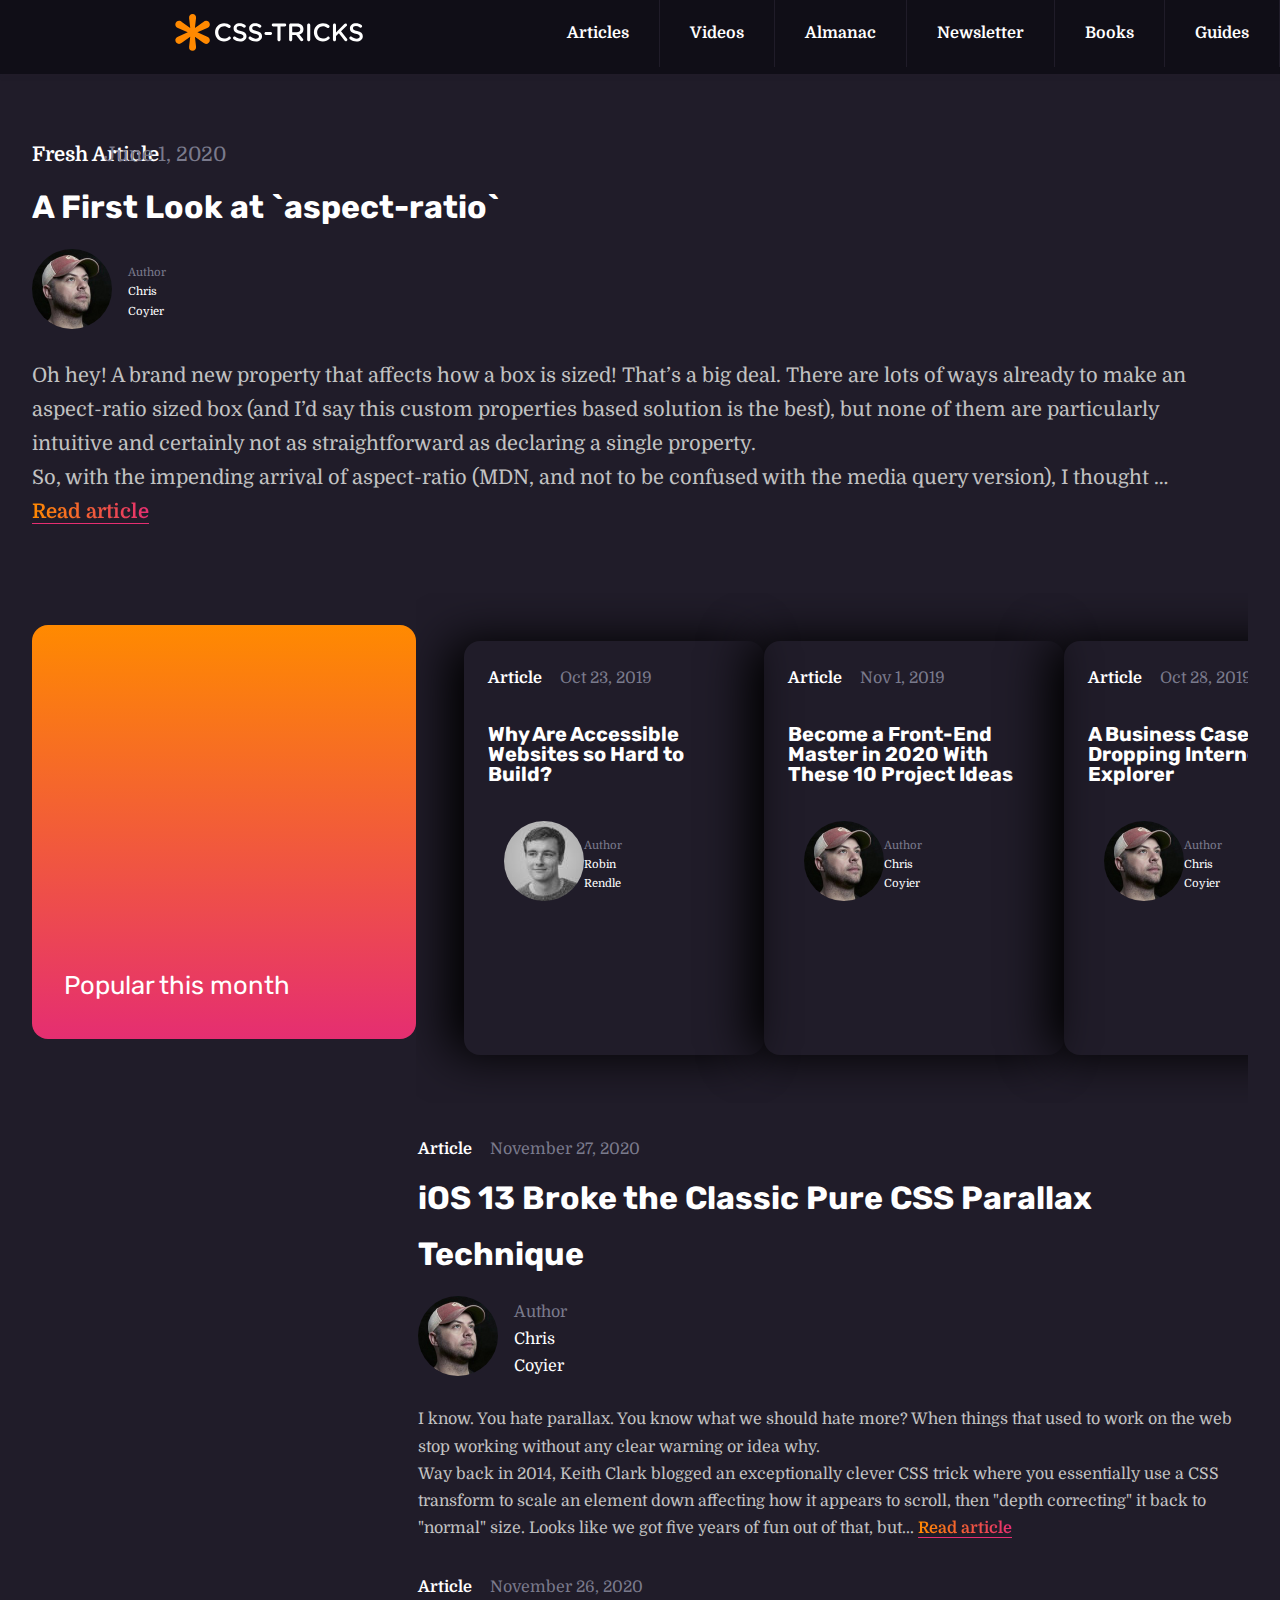
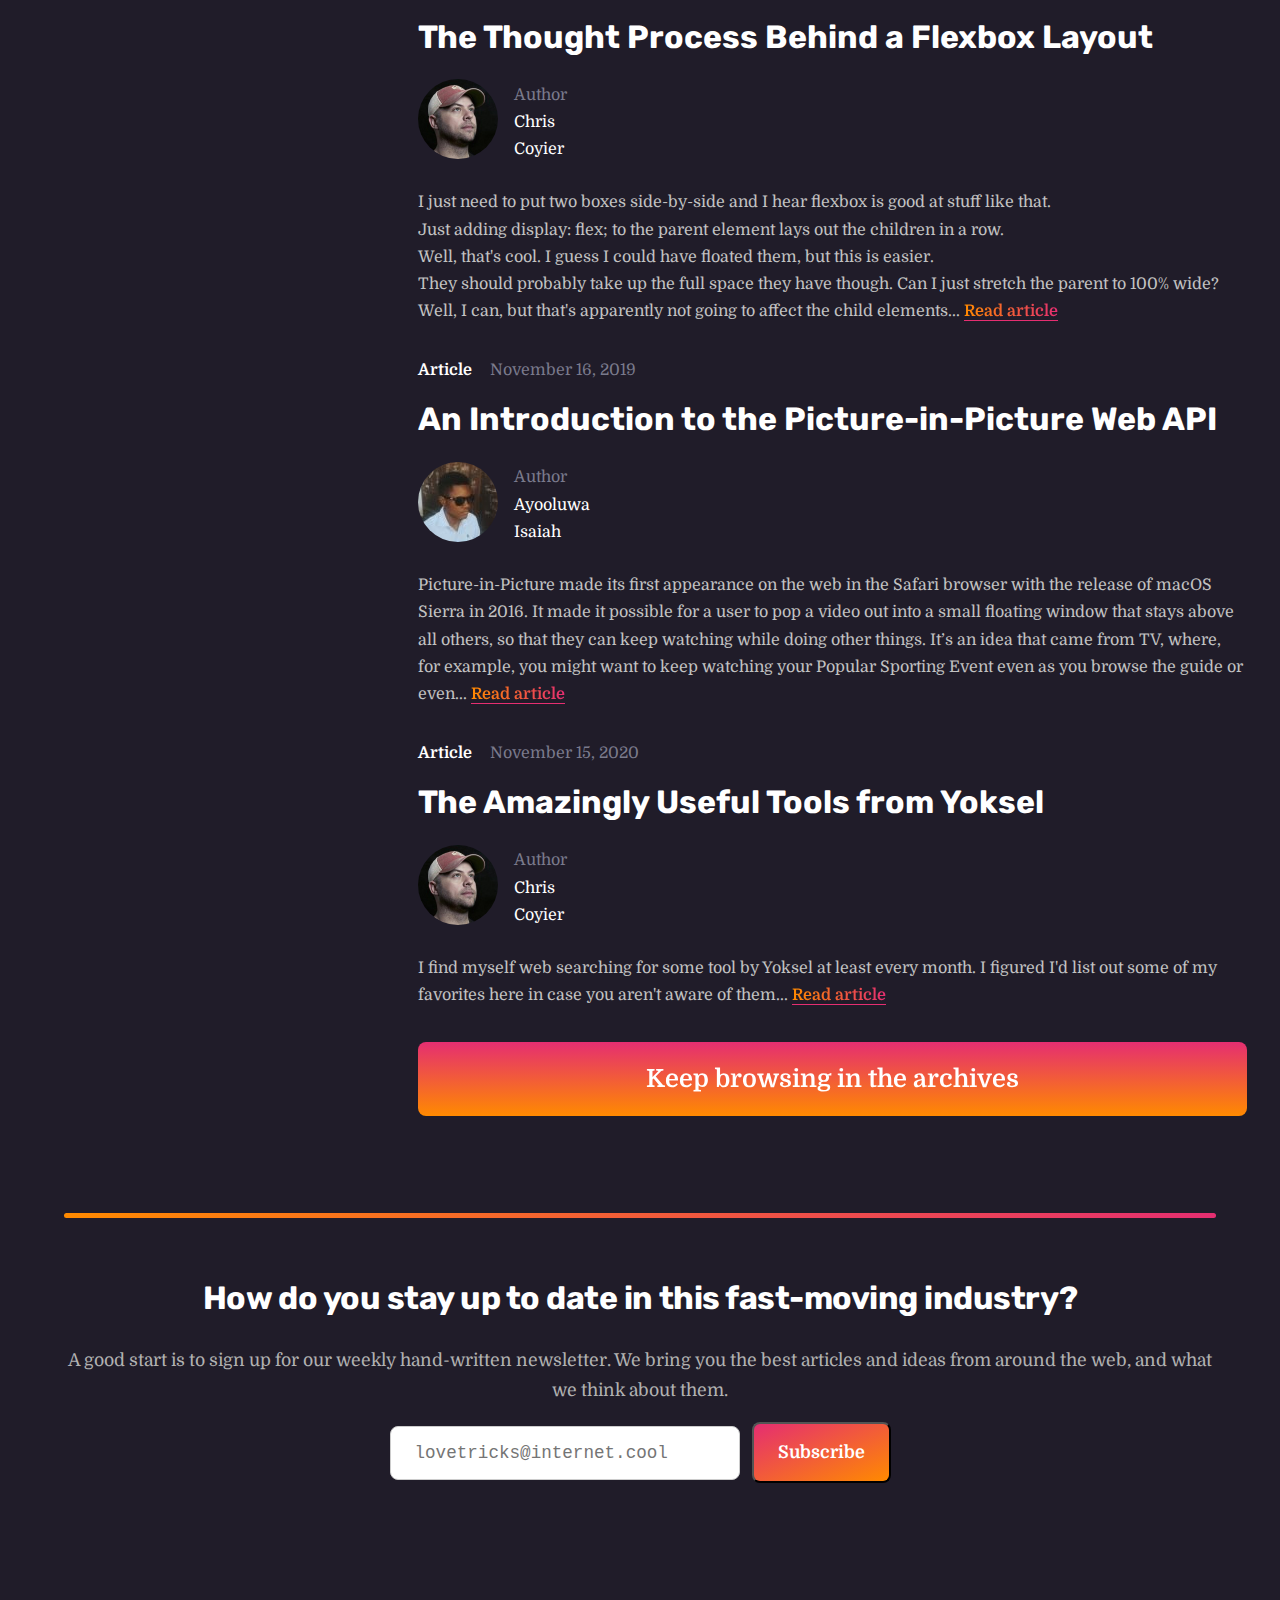
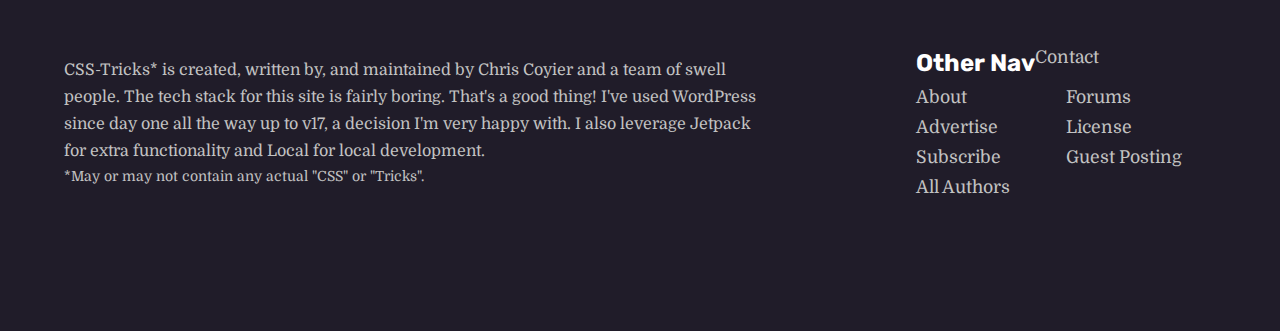
<file: index.html>
<!DOCTYPE html>
<html lang="en">

<head>
    <meta charset="UTF-8">
    <title>CSS-Tricks</title>
    <link rel="shortcut icon" href="images/icons/favicon_io/favicon.ico">
    <link href="static/css/main.css" rel="stylesheet">
    <link href="https://fonts.googleapis.com/css2?family=Rubik:wght@700&display=swap" rel="stylesheet">
    <link href="https://fonts.googleapis.com/css2?family=Domine:wght@400;700&display=swap" rel="stylesheet">
    <meta name="viewport" content="width=device-width, initial-scale=1.0">
    <meta http-equiv="X-UA-Compatible" content="ie=edge">
</head>

<body>
    <!-- Top header -->
    <header class="header">
        <a href="index.html">
            <svg width="214px" height="65px" viewBox="0 0 612 200" version="1.1" xmlns="http://www.w3.org/2000/svg" xmlns:xlink="http://www.w3.org/1999/xlink" xml:space="preserve" xmlns:serif="http://www.serif.com/" style="fill-rule:evenodd;clip-rule:evenodd;stroke-linejoin:round;stroke-miterlimit:2;">
                <g id="Layer-1" serif:id="Layer 1">
                    <path d="M577.314,95.284c-10.411,-2.469 -12.88,-4.32 -12.88,-8.486l0,-0.154c0,-3.548 3.239,-6.402 8.792,-6.402c4.243,0 8.254,1.388 12.418,4.088c0.772,0.463 1.542,0.694 2.469,0.694c2.467,0 4.473,-1.928 4.473,-4.397c0,-1.851 -1.003,-3.163 -2.082,-3.78c-4.86,-3.241 -10.335,-5.014 -17.123,-5.014c-10.721,0 -18.434,6.402 -18.434,15.659l0,0.155c0,9.951 6.48,13.345 17.971,16.124c10.027,2.313 12.186,4.396 12.186,8.253l0,0.155c0,4.012 -3.702,6.788 -9.564,6.788c-5.862,0 -10.643,-2.006 -15.116,-5.554c-0.618,-0.463 -1.465,-0.849 -2.778,-0.849c-2.467,0 -4.473,1.929 -4.473,4.397c0,1.543 0.772,2.855 1.852,3.627c6.015,4.474 12.957,6.788 20.284,6.788c11.338,0 19.283,-6.018 19.283,-16.123l0,-0.154c0,-8.949 -5.863,-13.038 -17.278,-15.815m-49.664,1.08l16.813,-16.2c1.079,-1.003 1.697,-2.083 1.697,-3.549c0,-2.314 -1.774,-4.397 -4.396,-4.397c-1.698,0 -2.854,0.617 -3.935,1.775l-25.605,25.765l0,-22.834c0,-2.623 -2.082,-4.706 -4.705,-4.706c-2.699,0 -4.782,2.083 -4.782,4.706l0,45.361c0,2.622 2.083,4.705 4.782,4.705c2.623,0 4.705,-2.083 4.705,-4.705l0,-11.186l8.792,-8.486l17.354,22.14c1.003,1.311 2.16,2.237 4.011,2.237c2.699,0 4.782,-2.006 4.782,-4.629c0,-1.465 -0.54,-2.391 -1.311,-3.394l-18.202,-22.603Zm-39.337,16.123c-1.156,0 -2.159,0.463 -2.853,1.08c-3.934,3.317 -7.79,5.168 -13.498,5.168c-10.334,0 -17.816,-8.562 -17.816,-19.131l0,-0.154c0,-10.569 7.559,-19.055 17.816,-19.055c5.169,0 9.18,1.851 12.882,4.861c0.616,0.462 1.542,0.925 2.853,0.925c2.622,0 4.705,-2.006 4.705,-4.629c0,-1.697 -0.848,-3.008 -1.851,-3.779c-4.705,-3.626 -10.181,-6.095 -18.511,-6.095c-16.351,0 -27.843,12.575 -27.843,27.926l0,0.154c0,15.507 11.724,27.773 27.458,27.773c8.715,0 14.499,-2.778 19.59,-7.252c0.848,-0.771 1.543,-1.928 1.543,-3.395c0,-2.391 -2.084,-4.397 -4.475,-4.397m-60.081,-40.269c-2.699,0 -4.781,2.083 -4.781,4.706l0,45.361c0,2.622 2.082,4.705 4.781,4.705c2.622,0 4.704,-2.083 4.704,-4.705l0,-45.361c0,-2.623 -2.082,-4.706 -4.704,-4.706m-25.838,18.13c0,5.476 -4.32,9.025 -11.106,9.025l-13.884,0l0,-18.129l13.807,0c7.018,0 11.183,3.162 11.183,8.948l0,0.156Zm-10.412,-17.744l-19.282,0c-2.699,0 -4.782,2.083 -4.782,4.783l0,44.898c0,2.622 2.083,4.705 4.782,4.705c2.623,0 4.704,-2.083 4.704,-4.705l0,-14.503l11.956,0l13.111,16.739c1.08,1.466 2.468,2.469 4.628,2.469c2.313,0 4.55,-1.774 4.55,-4.398c0,-1.465 -0.616,-2.467 -1.543,-3.625l-10.335,-13.037c7.25,-2.237 12.263,-7.483 12.263,-16.123l0,-0.155c0,-4.705 -1.619,-8.716 -4.473,-11.648c-3.471,-3.394 -8.792,-5.4 -15.579,-5.4m-37.253,0l-35.864,0c-2.468,0 -4.397,2.006 -4.397,4.397c0,2.391 1.929,4.398 4.397,4.398l13.111,0l0,40.886c0,2.622 2.16,4.705 4.781,4.705c2.623,0 4.783,-2.083 4.783,-4.705l0,-40.886l13.189,0c2.391,0 4.319,-2.007 4.319,-4.398c0,-2.391 -1.928,-4.397 -4.319,-4.397m-43.724,25.766l-14.501,0c-2.467,0 -4.55,2.082 -4.55,4.629c0,2.469 2.083,4.551 4.55,4.551l14.501,0c2.468,0 4.55,-2.082 4.55,-4.551c0,-2.547 -2.082,-4.629 -4.55,-4.629m-43.733,-3.086c-10.412,-2.469 -12.881,-4.32 -12.881,-8.486l0,-0.154c0,-3.548 3.24,-6.402 8.794,-6.402c4.241,0 8.253,1.388 12.417,4.088c0.771,0.463 1.543,0.694 2.468,0.694c2.468,0 4.473,-1.928 4.473,-4.397c0,-1.851 -1.002,-3.163 -2.082,-3.78c-4.859,-3.241 -10.335,-5.014 -17.123,-5.014c-10.72,0 -18.433,6.402 -18.433,15.659l0,0.155c0,9.951 6.479,13.345 17.971,16.124c10.027,2.313 12.187,4.396 12.187,8.253l0,0.155c0,4.012 -3.703,6.788 -9.565,6.788c-5.861,0 -10.643,-2.006 -15.117,-5.554c-0.616,-0.463 -1.465,-0.849 -2.776,-0.849c-2.468,0 -4.474,1.929 -4.474,4.397c0,1.543 0.772,2.855 1.852,3.627c6.016,4.474 12.957,6.788 20.284,6.788c11.338,0 19.281,-6.018 19.281,-16.123l0,-0.154c0,-8.949 -5.861,-13.038 -17.276,-15.815m-47.819,0c-10.412,-2.469 -12.881,-4.32 -12.881,-8.486l0,-0.154c0,-3.548 3.24,-6.402 8.793,-6.402c4.243,0 8.253,1.388 12.418,4.088c0.771,0.463 1.543,0.694 2.468,0.694c2.468,0 4.473,-1.928 4.473,-4.397c0,-1.851 -1.003,-3.163 -2.082,-3.78c-4.859,-3.241 -10.335,-5.014 -17.123,-5.014c-10.72,0 -18.433,6.402 -18.433,15.659l0,0.155c0,9.951 6.479,13.345 17.971,16.124c10.026,2.313 12.185,4.396 12.185,8.253l0,0.155c0,4.012 -3.701,6.788 -9.563,6.788c-5.862,0 -10.644,-2.006 -15.117,-5.554c-0.617,-0.463 -1.465,-0.849 -2.777,-0.849c-2.467,0 -4.473,1.929 -4.473,4.397c0,1.543 0.771,2.855 1.851,3.627c6.016,4.474 12.957,6.788 20.285,6.788c11.337,0 19.281,-6.018 19.281,-16.123l0,-0.154c0,-8.949 -5.861,-13.038 -17.276,-15.815m-35.324,17.203c-1.158,0 -2.16,0.463 -2.855,1.08c-3.933,3.317 -7.789,5.168 -13.496,5.168c-10.336,0 -17.817,-8.562 -17.817,-19.131l0,-0.154c0,-10.569 7.558,-19.055 17.817,-19.055c5.167,0 9.177,1.851 12.879,4.861c0.617,0.462 1.544,0.925 2.854,0.925c2.622,0 4.705,-2.006 4.705,-4.629c0,-1.697 -0.849,-3.008 -1.852,-3.779c-4.704,-3.626 -10.18,-6.095 -18.51,-6.095c-16.351,0 -27.843,12.575 -27.843,27.926l0,0.154c0,15.507 11.723,27.773 27.458,27.773c8.715,0 14.5,-2.778 19.589,-7.252c0.849,-0.771 1.544,-1.928 1.544,-3.395c0,-2.391 -2.083,-4.397 -4.473,-4.397" style="fill:#fff;fill-rule:nonzero;" />
                    <path d="M63.596,112.706l-25.856,18.961c-3.102,2.068 -5.516,3.447 -8.618,3.447c-6.206,0 -11.377,-5.516 -11.377,-11.722c0,-5.171 4.138,-8.964 7.93,-10.686l30.337,-13.102l-30.337,-13.444c-4.137,-1.724 -7.93,-5.516 -7.93,-10.688c0,-6.205 5.516,-11.376 11.722,-11.376c3.103,0 5.171,1.034 8.273,3.448l25.856,18.96l-3.447,-30.682c-1.034,-7.239 3.793,-13.101 10.687,-13.101c6.895,0 11.722,5.516 10.687,12.756l-3.447,31.027l25.856,-18.96c3.103,-2.414 5.516,-3.448 8.619,-3.448c6.205,0 11.376,5.171 11.376,11.376c0,5.516 -3.792,8.964 -7.928,10.688l-30.339,13.444l30.339,13.102c4.136,1.722 7.928,5.515 7.928,11.032c0,6.205 -5.516,11.376 -11.721,11.376c-2.758,0 -5.171,-1.379 -8.274,-3.447l-25.856,-18.961l3.447,30.681c1.035,7.24 -3.792,13.101 -10.687,13.101c-6.894,0 -11.721,-5.516 -10.687,-12.756l3.447,-31.026Z" style="fill:#ff8900;fill-rule:nonzero;" />
                </g>
            </svg>
        </a>
        <input class="menu-btn" type="checkbox" id="menu-btn" />
        <label class="menu-icon" for="menu-btn"><span class="navicon"></span></label>
        <ul class="menu">
            <li><a href="main-article.html">Articles</a></li>
            <li><a href="main-article.html">Videos</a></li>
            <li><a href="main-article.html">Almanac</a></li>
            <li><a href="main-article.html">Newsletter</a></li>
            <li><a href="main-article.html">Books</a></li>
            <li><a href="main-article.html">Guides</a></li>
        </ul>
    </header>

    <main class="page-wrap">
        <!-- Hero Article -->
        <header class="hero-article">

            <div class="article-date">
                <figcaption>
                    <p><strong>Fresh Article</strong></p>
                </figcaption>
                <figcaption class="date">
                    <time datetime="2020-06-01"> June 1, 2020</time>
                </figcaption>
            </div>
            <h2><a href="main-article.html">A First Look at `aspect-ratio`</a></h2>

            <div class="article-meta-info">
                <figcaption class="author-avatar">
                    <figure><img src="images/avatar/avatar_chris_coyier.jpeg" class="author-avatar" alt="Avatar" width="80" height="80"></figure>
                </figcaption>
                <figcaption class="author-name">
                    <p class="author-name-prefix">Author</p>
                    <p>Chris Coyier</p>
                </figcaption>
            </div>
            <div class="article-text">
                <p> Oh hey! A brand new property that affects how a box is sized! That’s a big deal. There are lots of ways already to make an aspect-ratio sized box (and I’d say this custom properties based solution is the best), but none of them are particularly intuitive and certainly not as straightforward as declaring a single property.</p>

                <p>So, with the impending arrival of aspect-ratio (MDN, and not to be confused with the media query version), I thought … <a href="main-article.html" class="read-more"> Read article</a></p>
            </div>
        </header>


        <!-- div/section maken -->

        <div class="container">
            <section class="popular-articles">

                <header class="popular-header-card">
                    <h2 class="header-card-title">Popular this month</h2>
                </header>
            </section>

            <!-- Cards -->
            <section class="cards-grid">

                <article class="cards">
                    <header>
                        <div class="article-date">
                            <figcaption>
                                <p><strong>Article</strong></p>
                            </figcaption>
                            <figcaption class="date">
                                <time datetime="2019-10-23"> Oct 23, 2019</time>
                            </figcaption>
                        </div>
                        <h2><a href="main-article.html">Why Are Accessible Websites so Hard to Build?</a></h2>
                        <div class="article-meta-info">
                            <figcaption class="author-avatar">
                                <figure><img src="images/avatar/avatar_robin_rendle.jpg" class="author-avatar" alt="Avatar" width="80" height="80"></figure>
                            </figcaption>
                            <figcaption class="author-name">
                                <p class="author-name-prefix">Author</p>
                                <p>Robin Rendle</p>
                            </figcaption>
                        </div>
                    </header>
                </article>

                <article class="cards">
                    <header>
                        <div class="article-date">
                            <figcaption>
                                <p><strong>Article</strong></p>
                            </figcaption>
                            <figcaption class="date">
                                <time datetime="2019-11-01"> Nov 1, 2019</time>
                            </figcaption>
                        </div>
                        <h2><a href="main-article.html">Become a Front-End Master in 2020 With These 10 Project Ideas</a></h2>
                        <div class="article-meta-info">
                            <figcaption class="author-avatar">
                                <figure><img src="images/avatar/avatar_chris_coyier.jpeg" class="author-avatar" alt="Avatar" width="80" height="80"></figure>
                            </figcaption>
                            <figcaption class="author-name">
                                <p class="author-name-prefix">Author</p>
                                <p>Chris Coyier</p>
                            </figcaption>
                        </div>
                    </header>
                </article>

                <article class="cards">
                    <header>
                        <div class="article-date">
                            <figcaption>
                                <p><strong>Article</strong></p>
                            </figcaption>
                            <figcaption class="date">
                                <time datetime="2019-10-28"> Oct 28, 2019</time>
                            </figcaption>
                        </div>
                        <h2><a href="main-article.html">A Business Case for Dropping Internet Explorer</a></h2>
                        <div class="article-meta-info">
                            <figcaption class="author-avatar">
                                <figure><img src="images/avatar/avatar_chris_coyier.jpeg" class="author-avatar" alt="Avatar" width="80" height="80"></figure>
                            </figcaption>
                            <figcaption class="author-name">
                                <p class="author-name-prefix">Author</p>
                                <p>Chris Coyier</p>
                            </figcaption>
                        </div>
                    </header>
                </article>

                <article class="cards">
                    <header>
                        <div class="article-date">
                            <figcaption>
                                <p><strong>Article</strong></p>
                            </figcaption>
                            <figcaption class="date">
                                <time datetime="2019-11-04"> Nov 4, 2019</time>
                            </figcaption>
                        </div>
                        <h2><a href="main-article.html">The Trick to Animating the Dot on the Letter “i”</a></h2>
                        <div class="article-meta-info">
                            <figcaption class="author-avatar">
                                <figure><img src="images/avatar/avatar_chris_coyier.jpeg" class="author-avatar" alt="Avatar" width="80" height="80"></figure>
                            </figcaption>
                            <figcaption class="author-name">
                                <p class="author-name-prefix">Author</p>
                                <p>Chris Coyier</p>
                            </figcaption>
                        </div>
                    </header>
                </article>
            </section>
        </div>

        <!-- Bigger articles -->
        <div class="articles-and-aside-container">

            <aside class="side-block"></aside>

            <section class="bigger-articles">

                <article class="big-article">

                    <div class="article-date">
                        <figcaption>
                            <p><strong>Article</strong></p>
                        </figcaption>
                        <figcaption class="date">
                            <time datetime="2019-11-27"> November 27, 2020</time>
                        </figcaption>
                    </div>
                    <header>
                        <h2><a href="main-article.html">iOS 13 Broke the Classic Pure CSS Parallax Technique</a></h2>
                    </header>
                    <div class="article-meta-info">
                        <figcaption class="author-avatar">
                            <figure><img src="images/avatar/avatar_chris_coyier.jpeg" class="author-avatar" alt="Avatar" width="80" height="80"></figure>
                        </figcaption>
                        <figcaption class="author-name">
                            <p class=author-name-prefix>Author</p>
                            <p>Chris Coyier</p>
                        </figcaption>
                    </div>
                    <div class="article-text">
                        <p>I know. You hate parallax. You know what we should hate more? When things that used to work on the web stop working without any clear warning or idea why.</p>

                        <p>Way back in 2014, Keith Clark blogged an exceptionally clever CSS trick where you essentially use a CSS transform to scale an element down affecting how it appears to scroll, then "depth correcting" it back to "normal" size. Looks like we got five years of fun out of that, but... <a href="main-article.html" class="read-more"> Read article</a></p>
                    </div>
                </article>



                <article class="big-article">

                    <div class="article-date">
                        <figcaption>
                            <p><strong>Article</strong></p>
                        </figcaption>
                        <figcaption class="date">
                            <time datetime="2019-11-26"> November 26, 2020</time>
                        </figcaption>
                    </div>
                    <header>
                        <h2><a href="main-article.html">The Thought Process Behind a Flexbox Layout</a></h2>
                        <div class="article-meta-info">
                            <figcaption class="author-avatar">
                                <figure><img src="images/avatar/avatar_chris_coyier.jpeg" class="author-avatar" alt="Avatar" width="80" height="80"></figure>
                            </figcaption>
                            <figcaption class="author-name">
                                <p class="author-name-prefix">Author</p>
                                <p>Chris Coyier</p>
                            </figcaption>
                        </div>
                        <div class="article-text">
                            <p>I just need to put two boxes side-by-side and I hear flexbox is good at stuff like that.</p>

                            <p>Just adding display: flex; to the parent element lays out the children in a row.</p>

                            <p>Well, that's cool. I guess I could have floated them, but this is easier.</p>

                            <p>They should probably take up the full space they have though. Can I just stretch the parent to 100% wide? Well, I can, but that's apparently not going to affect the child elements... <a href="main-article.html" class="read-more"> Read article</a></p>
                        </div>
                    </header>
                </article>


                <article class="big-article">
                    <div class="article-date">
                        <figcaption>
                            <strong>Article</strong>
                        </figcaption>
                        <figcaption class="date">
                            <time datetime="2020-11-16">November 16, 2019</time>
                        </figcaption>
                    </div>
                    <header>
                        <h2><a href="main-article.html">An Introduction to the Picture-in-Picture Web API</a></h2>
                        <div class="article-meta-info">
                            <figcaption class="author-avatar">
                                <figure><img src="images/avatar/avatar_ayooluwa_isaiah.jpg" class="author-avatar" alt="Avatar" width="80" height="80"></figure>
                            </figcaption>
                            <figcaption class="author-name">
                                <p class="author-name-prefix">Author</p>
                                <p>Ayooluwa Isaiah</p>
                            </figcaption>
                        </div>
                        <div class="article-text">
                            <p>Picture-in-Picture made its first appearance on the web in the Safari browser with the release of macOS Sierra in 2016. It made it possible for a user to pop a video out into a small floating window that stays above all others, so that they can keep watching while doing other things. It’s an idea that came from TV, where, for example, you might want to keep watching your Popular Sporting Event even as you browse the guide or even... <a href="main-article.html" class="read-more"> Read article</a></p>
                        </div>
                    </header>
                </article>


                <article class="big-article">
                    <div class="article-date">
                        <figcaption>
                            <p><strong>Article</strong></p>
                        </figcaption>
                        <figcaption class="date">
                            <time datetime="2019-11-15"> November 15, 2020</time>
                        </figcaption>
                    </div>
                    <header>
                        <h2><a href="main-article.html">The Amazingly Useful Tools from Yoksel</a></h2>
                        <div class="article-meta-info">
                            <figcaption class="author-avatar">
                                <figure><img src="images/avatar/avatar_chris_coyier.jpeg" class="author-avatar" alt="Avatar" width="80" height="80"></figure>
                            </figcaption>
                            <figcaption class="author-name">
                                <p class="author-name-prefix">Author</p>
                                <p>Chris Coyier</p>
                            </figcaption>
                        </div>
                        <div class="article-text">
                            <p>I find myself web searching for some tool by Yoksel at least every month. I figured I'd list out some of my favorites here in case you aren't aware of them... <a href="main-article.html" class="read-more"> Read article</a></p>
                        </div>
                    </header>
                </article>

                <header class="keep-browsing-button"><a href="main-article.html">
                        <h2 class="keep-browsing">Keep browsing in the archives</h2>
                    </a></header>
            </section>

        </div>

        <!-- Footer -->
        <footer>
            <div class="footer-form-container">
                <hr class="thick-line">
                <h2>How do you stay up to date in this fast-moving industry?</h2>
                <p>A good start is to sign up for our weekly hand-written newsletter. We bring you the best articles and ideas from around the web, and what we think about them.</p>
                <section id="form-wrap">
                    <form>
                        <fieldset>
                            <label for="newsletter-email" class="email-input"></label>
                            <input type="email" name="email" class="email-input" id="newsletter-email" placeholder="lovetricks@internet.cool" size="20" maxlength="20" />
                            <input type="submit" value="Subscribe" name="Subscribe" class="button" id="subscribe-button" />
                        </fieldset>
                    </form>
                </section>
            </div>
            <div class="footer-text-nav-container">
                <section class="footer-text">
                    <p>CSS-Tricks* is created, written by, and maintained by Chris Coyier and a team of swell people. The tech stack for this site is fairly boring. That's a good thing! I've used WordPress since day one all the way up to v17, a decision I'm very happy with. I also leverage Jetpack for extra functionality and Local for local development.</p>
                    <p class="small-text">*May or may not contain any actual "CSS" or "Tricks".</p>
                </section>
                <nav class="footer-nav">
                    <h4>Other Nav</h4>
                    <a href="main-article.html">Contact</a>
                    <a href="main-article.html">About</a>
                    <a href="main-article.html">Forums</a>
                    <a href="main-article.html">Advertise</a>
                    <a href="main-article.html">License</a>
                    <a href="main-article.html">Subscribe</a>
                    <a href="main-article.html">Guest Posting</a>
                    <a href="main-article.html">All Authors</a>
                </nav>
            </div>
        </footer>
    </main>
</body>

</html>
</file>
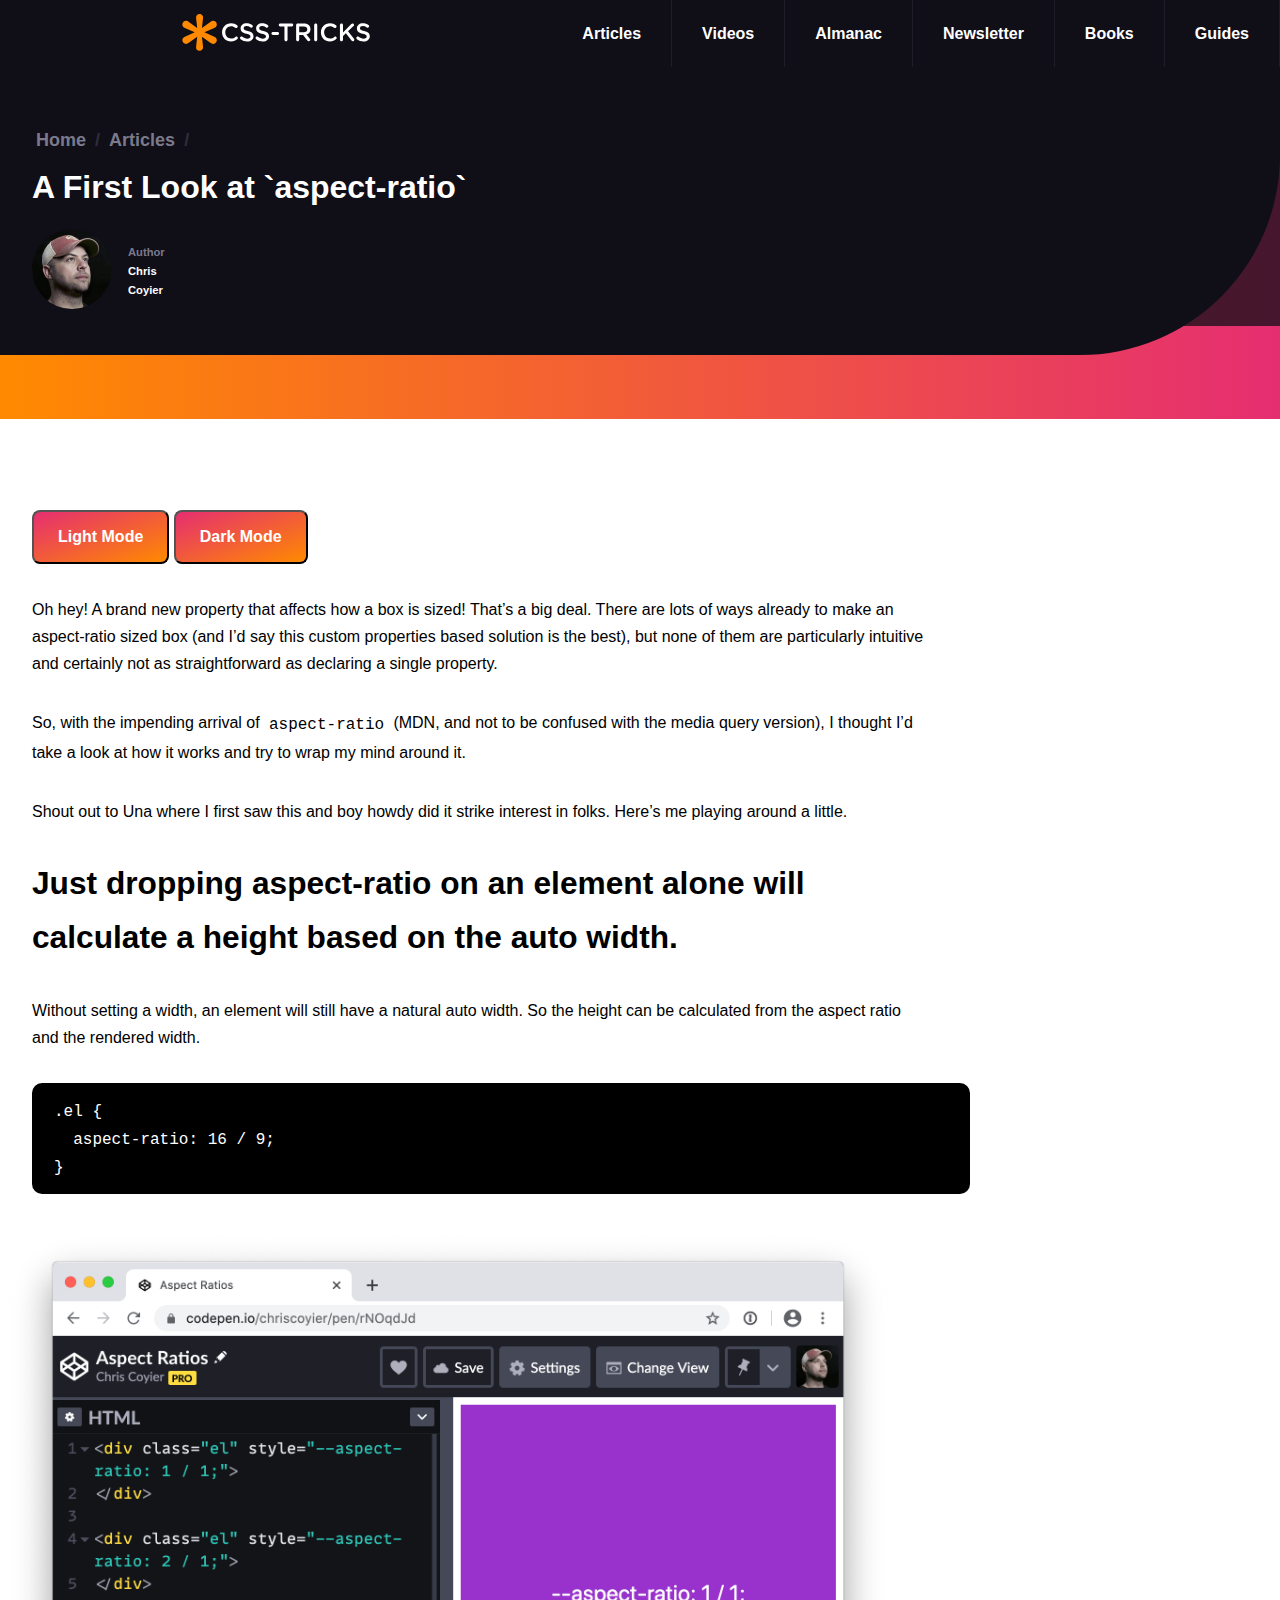
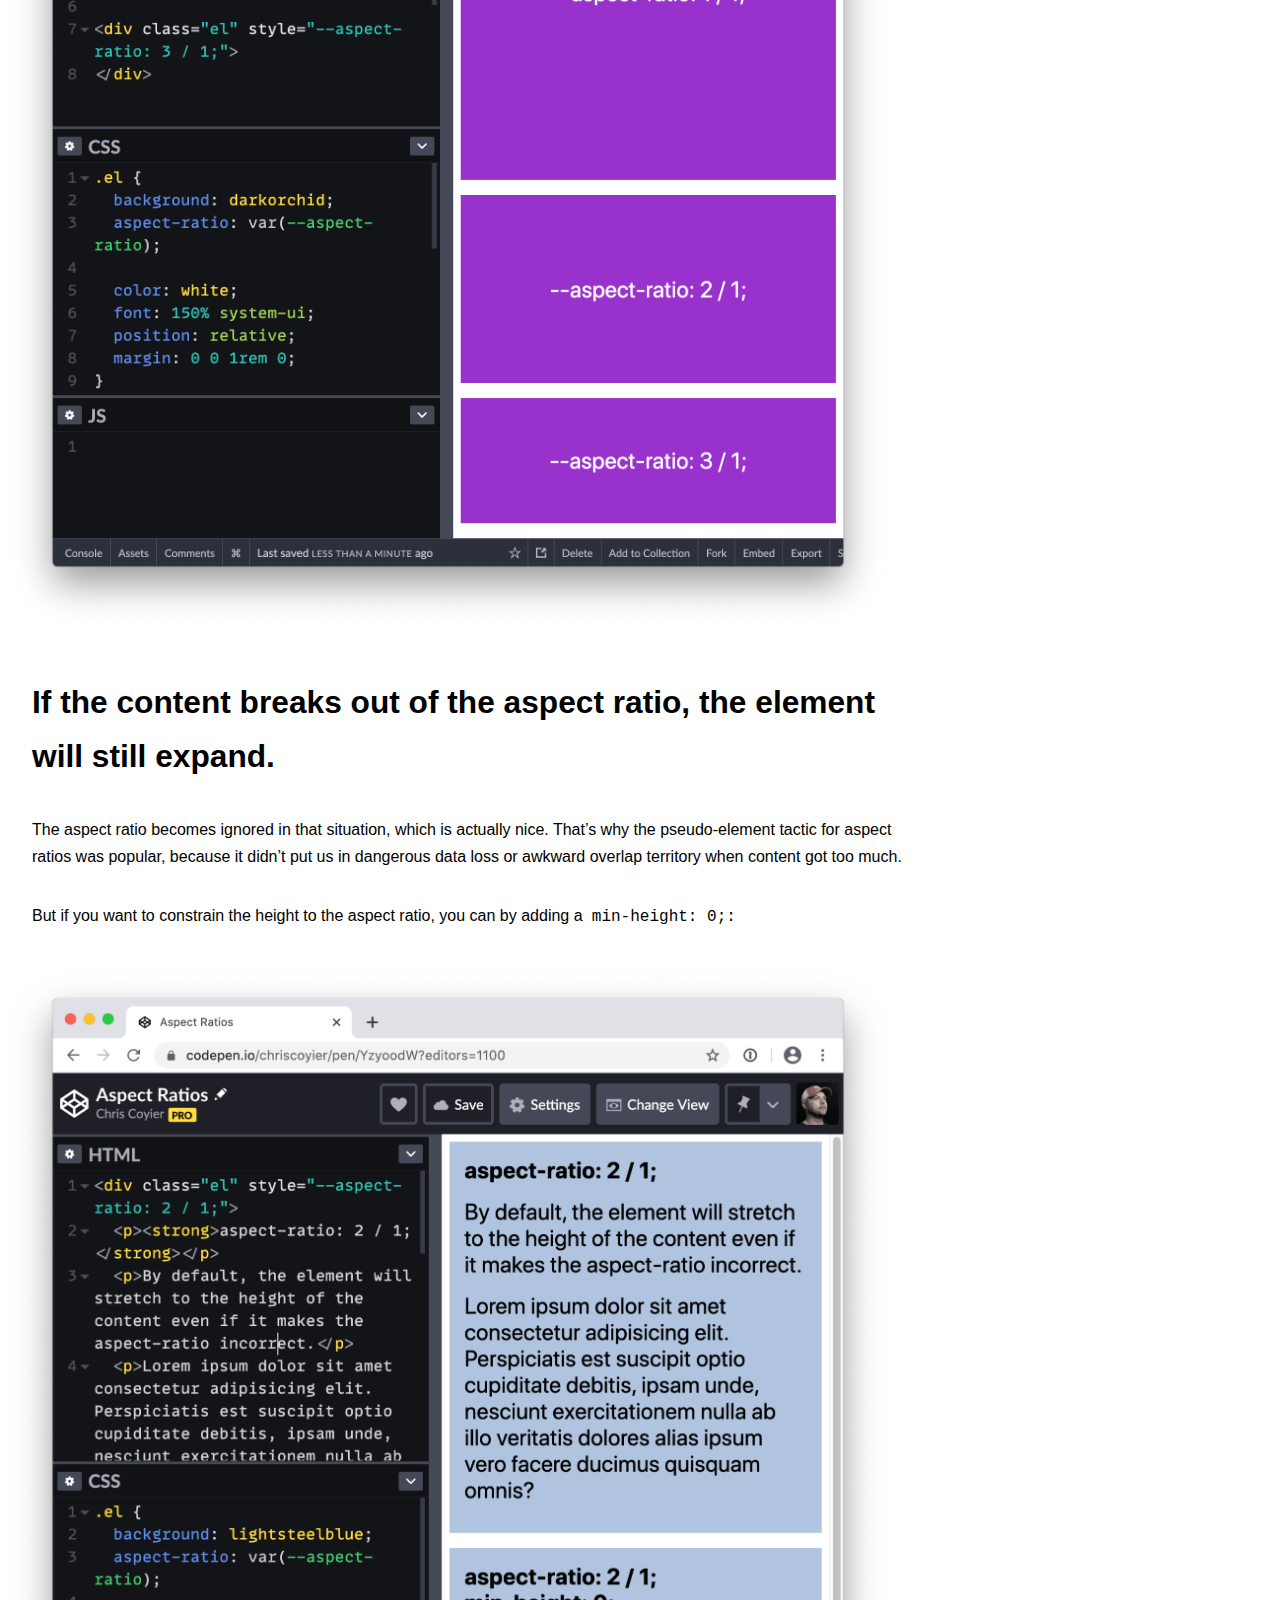
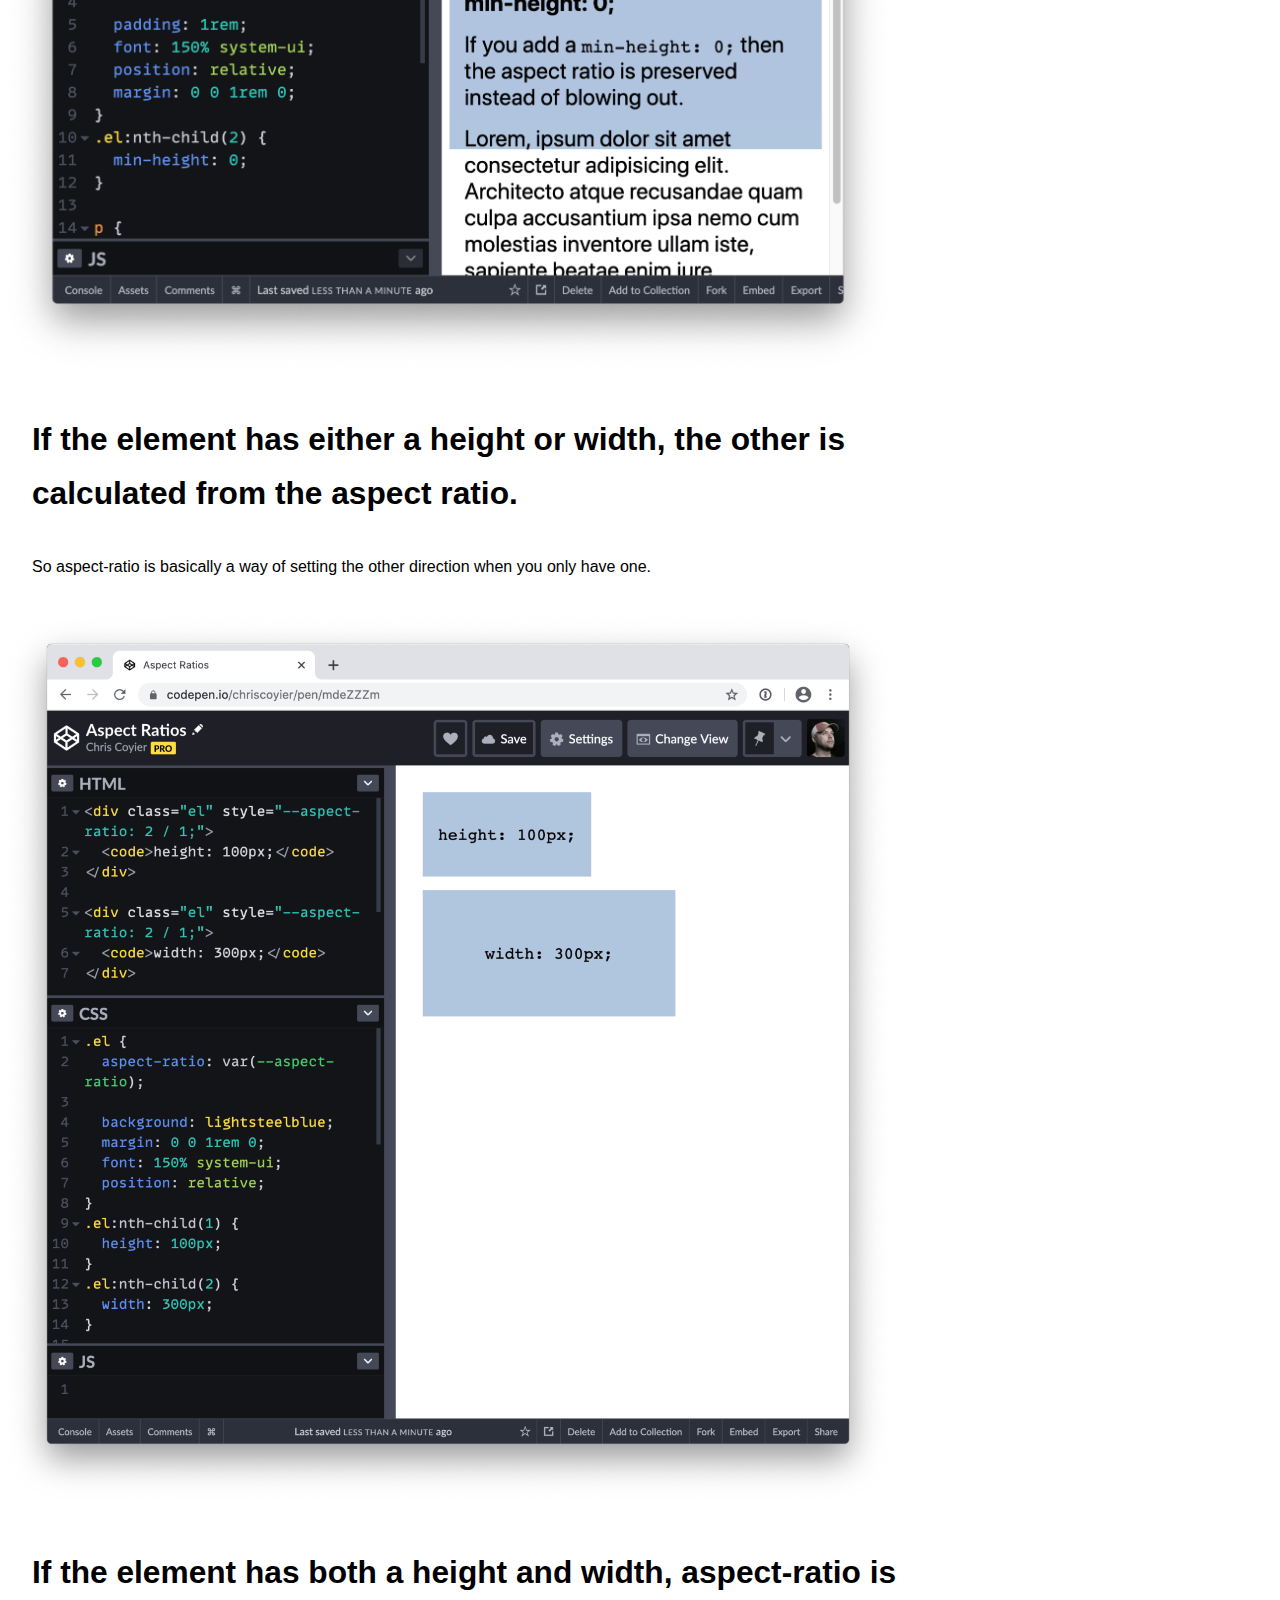
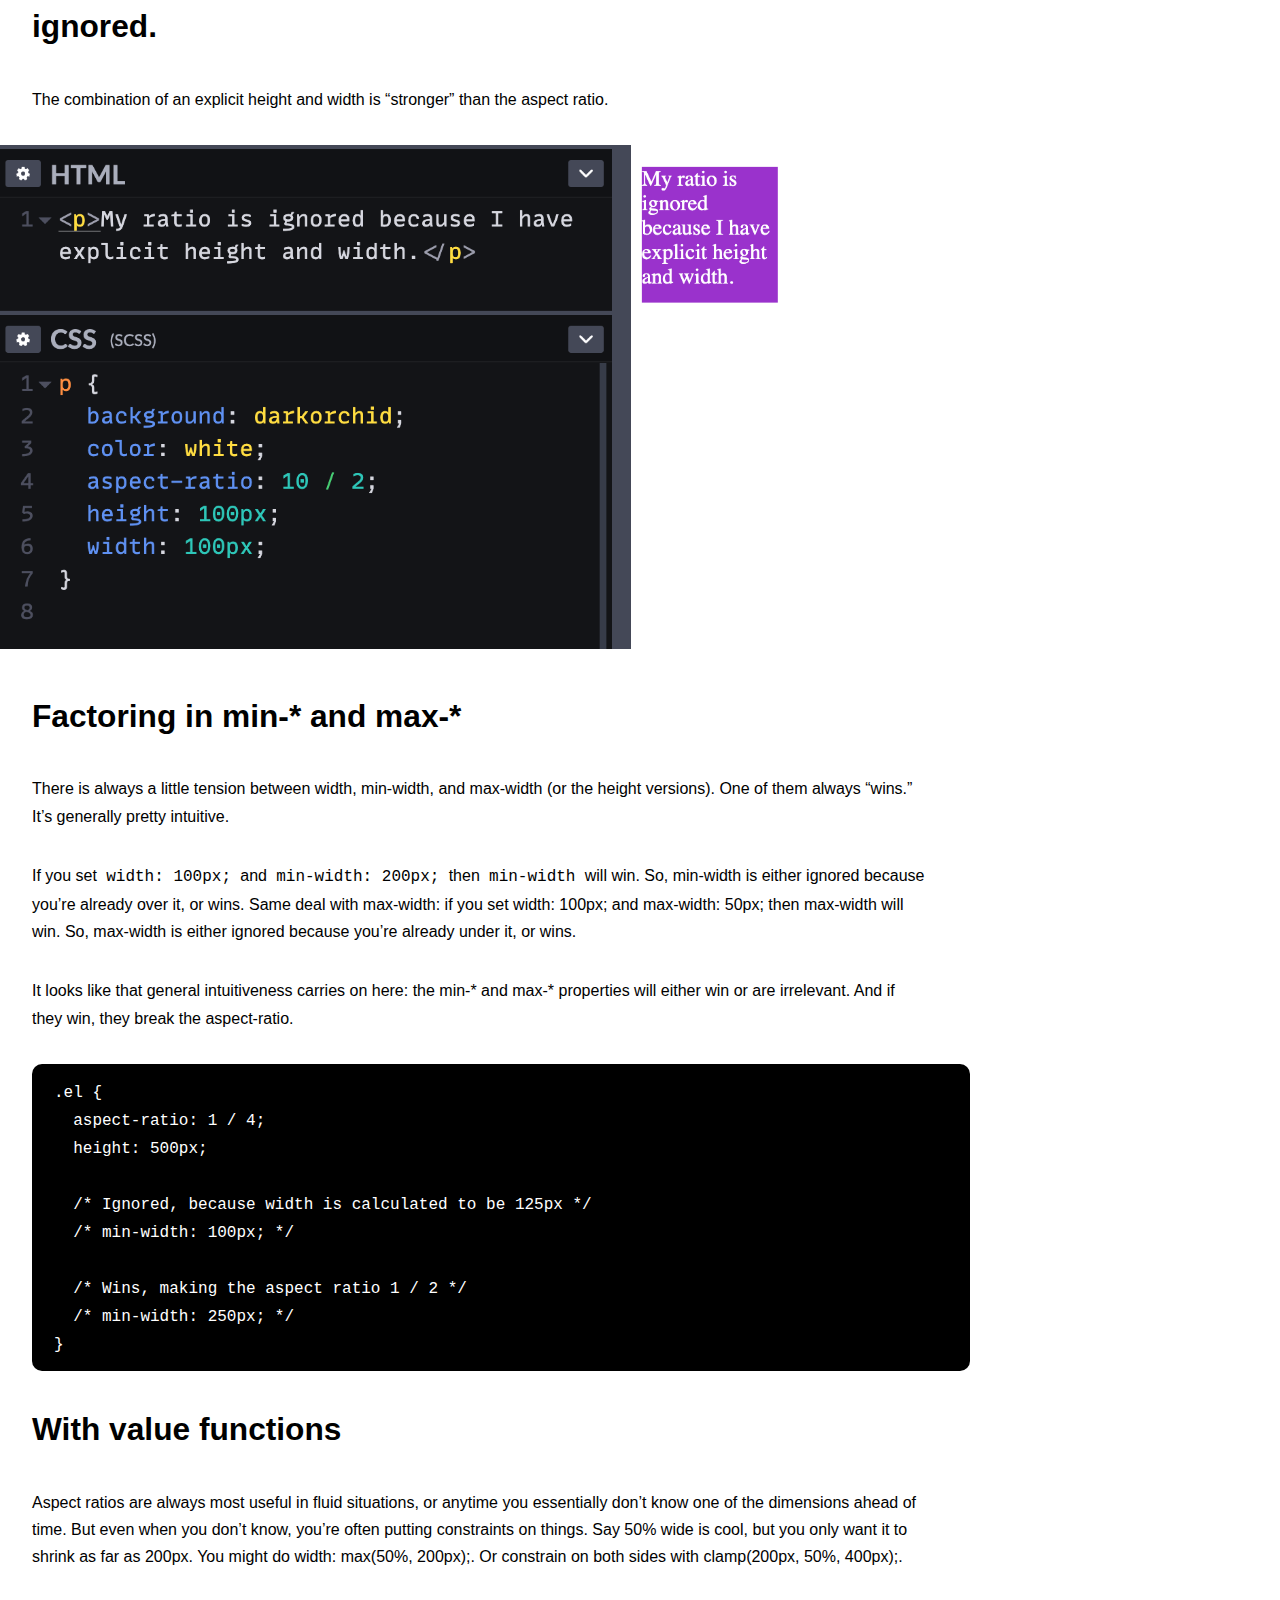
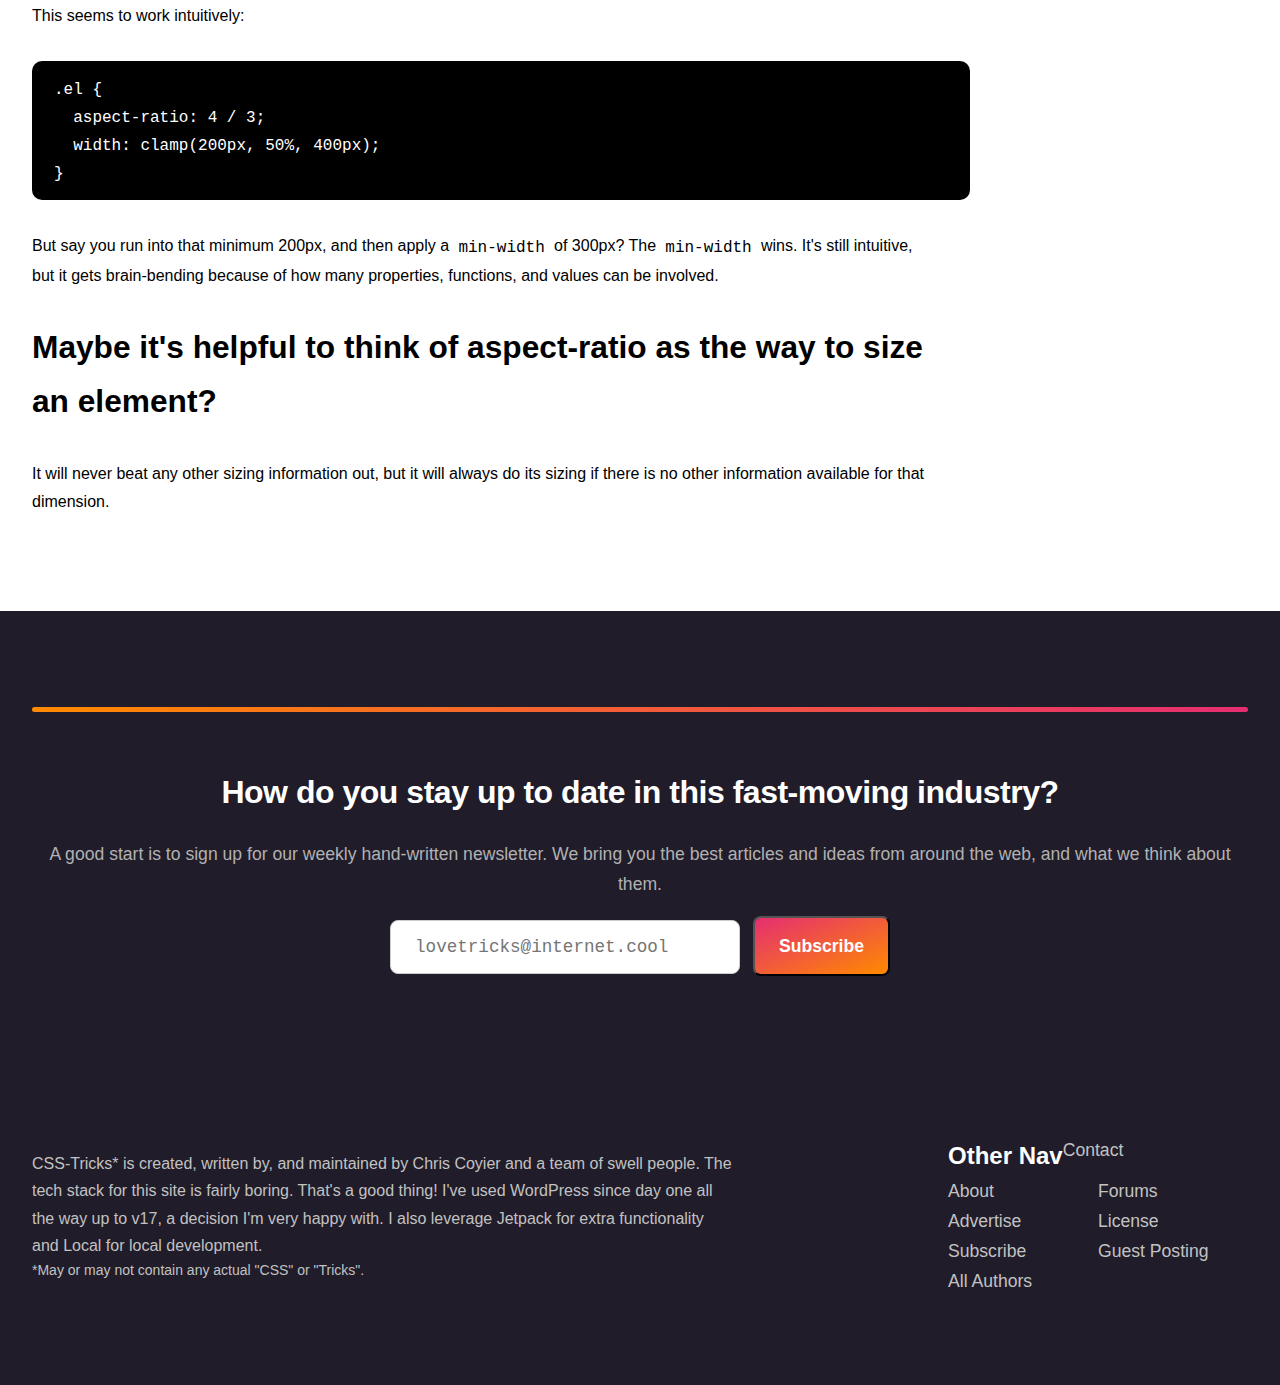
<file: main-article.html>
<!DOCTYPE html>
<html lang="en">

<head>
    <meta charset="UTF-8">
    <title>A First Look at `aspect-ratio`</title>
    <link rel="shortcut icon" href="images/icons/favicon_io/favicon.ico">
    <link href="static/css/main.css" rel="stylesheet">
    <meta name="viewport" content="width=device-width, initial-scale=1.0">
    <meta http-equiv="X-UA-Compatible" content="ie=edge">
</head>

<body>

    <header class="header">
        <a href="index.html">
            <svg width="214px" height="65px" viewBox="0 0 612 200" version="1.1" xmlns="http://www.w3.org/2000/svg" xmlns:xlink="http://www.w3.org/1999/xlink" xml:space="preserve" xmlns:serif="http://www.serif.com/" style="fill-rule:evenodd;clip-rule:evenodd;stroke-linejoin:round;stroke-miterlimit:2;">
                <g id="Layer-1" serif:id="Layer 1">
                    <path d="M577.314,95.284c-10.411,-2.469 -12.88,-4.32 -12.88,-8.486l0,-0.154c0,-3.548 3.239,-6.402 8.792,-6.402c4.243,0 8.254,1.388 12.418,4.088c0.772,0.463 1.542,0.694 2.469,0.694c2.467,0 4.473,-1.928 4.473,-4.397c0,-1.851 -1.003,-3.163 -2.082,-3.78c-4.86,-3.241 -10.335,-5.014 -17.123,-5.014c-10.721,0 -18.434,6.402 -18.434,15.659l0,0.155c0,9.951 6.48,13.345 17.971,16.124c10.027,2.313 12.186,4.396 12.186,8.253l0,0.155c0,4.012 -3.702,6.788 -9.564,6.788c-5.862,0 -10.643,-2.006 -15.116,-5.554c-0.618,-0.463 -1.465,-0.849 -2.778,-0.849c-2.467,0 -4.473,1.929 -4.473,4.397c0,1.543 0.772,2.855 1.852,3.627c6.015,4.474 12.957,6.788 20.284,6.788c11.338,0 19.283,-6.018 19.283,-16.123l0,-0.154c0,-8.949 -5.863,-13.038 -17.278,-15.815m-49.664,1.08l16.813,-16.2c1.079,-1.003 1.697,-2.083 1.697,-3.549c0,-2.314 -1.774,-4.397 -4.396,-4.397c-1.698,0 -2.854,0.617 -3.935,1.775l-25.605,25.765l0,-22.834c0,-2.623 -2.082,-4.706 -4.705,-4.706c-2.699,0 -4.782,2.083 -4.782,4.706l0,45.361c0,2.622 2.083,4.705 4.782,4.705c2.623,0 4.705,-2.083 4.705,-4.705l0,-11.186l8.792,-8.486l17.354,22.14c1.003,1.311 2.16,2.237 4.011,2.237c2.699,0 4.782,-2.006 4.782,-4.629c0,-1.465 -0.54,-2.391 -1.311,-3.394l-18.202,-22.603Zm-39.337,16.123c-1.156,0 -2.159,0.463 -2.853,1.08c-3.934,3.317 -7.79,5.168 -13.498,5.168c-10.334,0 -17.816,-8.562 -17.816,-19.131l0,-0.154c0,-10.569 7.559,-19.055 17.816,-19.055c5.169,0 9.18,1.851 12.882,4.861c0.616,0.462 1.542,0.925 2.853,0.925c2.622,0 4.705,-2.006 4.705,-4.629c0,-1.697 -0.848,-3.008 -1.851,-3.779c-4.705,-3.626 -10.181,-6.095 -18.511,-6.095c-16.351,0 -27.843,12.575 -27.843,27.926l0,0.154c0,15.507 11.724,27.773 27.458,27.773c8.715,0 14.499,-2.778 19.59,-7.252c0.848,-0.771 1.543,-1.928 1.543,-3.395c0,-2.391 -2.084,-4.397 -4.475,-4.397m-60.081,-40.269c-2.699,0 -4.781,2.083 -4.781,4.706l0,45.361c0,2.622 2.082,4.705 4.781,4.705c2.622,0 4.704,-2.083 4.704,-4.705l0,-45.361c0,-2.623 -2.082,-4.706 -4.704,-4.706m-25.838,18.13c0,5.476 -4.32,9.025 -11.106,9.025l-13.884,0l0,-18.129l13.807,0c7.018,0 11.183,3.162 11.183,8.948l0,0.156Zm-10.412,-17.744l-19.282,0c-2.699,0 -4.782,2.083 -4.782,4.783l0,44.898c0,2.622 2.083,4.705 4.782,4.705c2.623,0 4.704,-2.083 4.704,-4.705l0,-14.503l11.956,0l13.111,16.739c1.08,1.466 2.468,2.469 4.628,2.469c2.313,0 4.55,-1.774 4.55,-4.398c0,-1.465 -0.616,-2.467 -1.543,-3.625l-10.335,-13.037c7.25,-2.237 12.263,-7.483 12.263,-16.123l0,-0.155c0,-4.705 -1.619,-8.716 -4.473,-11.648c-3.471,-3.394 -8.792,-5.4 -15.579,-5.4m-37.253,0l-35.864,0c-2.468,0 -4.397,2.006 -4.397,4.397c0,2.391 1.929,4.398 4.397,4.398l13.111,0l0,40.886c0,2.622 2.16,4.705 4.781,4.705c2.623,0 4.783,-2.083 4.783,-4.705l0,-40.886l13.189,0c2.391,0 4.319,-2.007 4.319,-4.398c0,-2.391 -1.928,-4.397 -4.319,-4.397m-43.724,25.766l-14.501,0c-2.467,0 -4.55,2.082 -4.55,4.629c0,2.469 2.083,4.551 4.55,4.551l14.501,0c2.468,0 4.55,-2.082 4.55,-4.551c0,-2.547 -2.082,-4.629 -4.55,-4.629m-43.733,-3.086c-10.412,-2.469 -12.881,-4.32 -12.881,-8.486l0,-0.154c0,-3.548 3.24,-6.402 8.794,-6.402c4.241,0 8.253,1.388 12.417,4.088c0.771,0.463 1.543,0.694 2.468,0.694c2.468,0 4.473,-1.928 4.473,-4.397c0,-1.851 -1.002,-3.163 -2.082,-3.78c-4.859,-3.241 -10.335,-5.014 -17.123,-5.014c-10.72,0 -18.433,6.402 -18.433,15.659l0,0.155c0,9.951 6.479,13.345 17.971,16.124c10.027,2.313 12.187,4.396 12.187,8.253l0,0.155c0,4.012 -3.703,6.788 -9.565,6.788c-5.861,0 -10.643,-2.006 -15.117,-5.554c-0.616,-0.463 -1.465,-0.849 -2.776,-0.849c-2.468,0 -4.474,1.929 -4.474,4.397c0,1.543 0.772,2.855 1.852,3.627c6.016,4.474 12.957,6.788 20.284,6.788c11.338,0 19.281,-6.018 19.281,-16.123l0,-0.154c0,-8.949 -5.861,-13.038 -17.276,-15.815m-47.819,0c-10.412,-2.469 -12.881,-4.32 -12.881,-8.486l0,-0.154c0,-3.548 3.24,-6.402 8.793,-6.402c4.243,0 8.253,1.388 12.418,4.088c0.771,0.463 1.543,0.694 2.468,0.694c2.468,0 4.473,-1.928 4.473,-4.397c0,-1.851 -1.003,-3.163 -2.082,-3.78c-4.859,-3.241 -10.335,-5.014 -17.123,-5.014c-10.72,0 -18.433,6.402 -18.433,15.659l0,0.155c0,9.951 6.479,13.345 17.971,16.124c10.026,2.313 12.185,4.396 12.185,8.253l0,0.155c0,4.012 -3.701,6.788 -9.563,6.788c-5.862,0 -10.644,-2.006 -15.117,-5.554c-0.617,-0.463 -1.465,-0.849 -2.777,-0.849c-2.467,0 -4.473,1.929 -4.473,4.397c0,1.543 0.771,2.855 1.851,3.627c6.016,4.474 12.957,6.788 20.285,6.788c11.337,0 19.281,-6.018 19.281,-16.123l0,-0.154c0,-8.949 -5.861,-13.038 -17.276,-15.815m-35.324,17.203c-1.158,0 -2.16,0.463 -2.855,1.08c-3.933,3.317 -7.789,5.168 -13.496,5.168c-10.336,0 -17.817,-8.562 -17.817,-19.131l0,-0.154c0,-10.569 7.558,-19.055 17.817,-19.055c5.167,0 9.177,1.851 12.879,4.861c0.617,0.462 1.544,0.925 2.854,0.925c2.622,0 4.705,-2.006 4.705,-4.629c0,-1.697 -0.849,-3.008 -1.852,-3.779c-4.704,-3.626 -10.18,-6.095 -18.51,-6.095c-16.351,0 -27.843,12.575 -27.843,27.926l0,0.154c0,15.507 11.723,27.773 27.458,27.773c8.715,0 14.5,-2.778 19.589,-7.252c0.849,-0.771 1.544,-1.928 1.544,-3.395c0,-2.391 -2.083,-4.397 -4.473,-4.397" style="fill:#fff;fill-rule:nonzero;" />
                    <path d="M63.596,112.706l-25.856,18.961c-3.102,2.068 -5.516,3.447 -8.618,3.447c-6.206,0 -11.377,-5.516 -11.377,-11.722c0,-5.171 4.138,-8.964 7.93,-10.686l30.337,-13.102l-30.337,-13.444c-4.137,-1.724 -7.93,-5.516 -7.93,-10.688c0,-6.205 5.516,-11.376 11.722,-11.376c3.103,0 5.171,1.034 8.273,3.448l25.856,18.96l-3.447,-30.682c-1.034,-7.239 3.793,-13.101 10.687,-13.101c6.895,0 11.722,5.516 10.687,12.756l-3.447,31.027l25.856,-18.96c3.103,-2.414 5.516,-3.448 8.619,-3.448c6.205,0 11.376,5.171 11.376,11.376c0,5.516 -3.792,8.964 -7.928,10.688l-30.339,13.444l30.339,13.102c4.136,1.722 7.928,5.515 7.928,11.032c0,6.205 -5.516,11.376 -11.721,11.376c-2.758,0 -5.171,-1.379 -8.274,-3.447l-25.856,-18.961l3.447,30.681c1.035,7.24 -3.792,13.101 -10.687,13.101c-6.894,0 -11.721,-5.516 -10.687,-12.756l3.447,-31.026Z" style="fill:#ff8900;fill-rule:nonzero;" />
                </g>
            </svg>
        </a>
        <input class="menu-btn" type="checkbox" id="menu-btn" />
        <label class="menu-icon" for="menu-btn"><span class="navicon"></span></label>
        <ul class="menu">
            <li><a href="main-article.html">Articles</a></li>
            <li><a href="main-article.html">Videos</a></li>
            <li><a href="main-article.html">Almanac</a></li>
            <li><a href="main-article.html">Newsletter</a></li>
            <li><a href="main-article.html">Books</a></li>
            <li><a href="main-article.html">Guides</a></li>
        </ul>
    </header>

    <header class="mega-header mega-header-article header-with-bottom-gradient header-breadcrumbs" id="maincontent">
        <style>
            /* Pseudo-element om de pagina specifieke achtergrondafbeelding te tonen. Bron: https://www.tutorialrepublic.com/css-tutorial/css-pseudo-elements.php */
            .mega-header::before {
                content: "";
                position: absolute;
                top: 0;
                right: 0;
                width: 75%;
                height: 90%;
                background-image:
                    radial-gradient(ellipse closest-side, rgba(15, 14, 22, 0.5), #100e17),
                    url(https://res.cloudinary.com/css-tricks/image/fetch/w_1200,q_auto,f_auto/https://css-tricks.com/wp-content/uploads/2018/09/aspect-ratio.jpg);
                background-size: cover;
                background-repeat: no-repeat;
                opacity: 0.75;
            }

        </style>
        <div class="mega-header-inside">
            <div class="mega-header-header">
                <span>
                    <a href="index.html">Home</a> <span class="breadcrumb-separator">/</span>
                    <span>
                        <a href="index.html">Articles</a> <span class="breadcrumb-separator">/</span>
                    </span>
                </span>
                <h1>A First Look at `aspect-ratio` </h1>
                <div class="article-meta-info">
                    <figcaption class="author-avatar">
                        <figure><img src="images/avatar/avatar_chris_coyier.jpeg" class="author-avatar" alt="Avatar" width="80" height="80"></figure>
                    </figcaption>
                    <figcaption class="author-name">
                        <p class="author-name-prefix">Author</p>
                        <p>Chris Coyier</p>
                    </figcaption>
                </div>
            </div>
        </div>
    </header>
    <div class="header-gradient-after">
        <div class="header-gradient-content">
            <div class="header-gradient-content-inside">
            </div>
        </div>
    </div>

    <main class="main-article-content">

        <div class="dark-mode-button">
            <h2 class="active-mode-message"></h2>
            <button class='light-mode'>Light Mode</button>
            <button class='dark-mode'>Dark Mode</button>
        </div>



        <article class="article-content">
            <p>Oh hey! A brand new property that affects how a box is sized! That’s a big deal. There are lots of ways already to make an aspect-ratio sized box (and I’d say this custom properties based solution is the best), but none of them are particularly intuitive and certainly not as straightforward as declaring a single property.</p>

            <p>So, with the impending arrival of <code>aspect-ratio</code> (MDN, and not to be confused with the media query version), I thought I’d take a look at how it works and try to wrap my mind around it.</p>

            <p>Shout out to Una where I first saw this and boy howdy did it strike interest in folks. Here’s me playing around a little.</p>

            <h3 class="headline">Just dropping aspect-ratio on an element alone will calculate a height based on the auto width.</h3>

            <p>Without setting a width, an element will still have a natural auto width. So the height can be calculated from the aspect ratio and the rendered width.</p>

            <pre rel="CSS" class="wp-block-csstricks-code-block language-css" data-line=""><code markup="tt">.el {
  aspect-ratio: 16 / 9;
}</code></pre>

            <figure class="article-image"><img src="images/article-image-1.png" alt="Image 1"></figure>

            <h3 class="headline">If the content breaks out of the aspect ratio, the element will still expand.</h3>


            <p>The aspect ratio becomes ignored in that situation, which is actually nice. That’s why the pseudo-element tactic for aspect ratios was popular, because it didn’t put us in dangerous data loss or awkward overlap territory when content got too much.</p>

            <p>But if you want to constrain the height to the aspect ratio, you can by adding a <code>min-height: 0;:</code></p>

            <figure class="article-image"><img src="images/article-image-2.png" alt="Image 2"></figure>

            <h3 class="headline">If the element has either a height or width, the other is calculated from the aspect ratio.</h3>

            <p>So aspect-ratio is basically a way of setting the other direction when you only have one.</p>

            <figure class="article-image"><img src="images/article-image-3.png" alt="Image 3"></figure>

            <h3 class="headline">If the element has both a height and width, aspect-ratio is ignored.</h3>

            <p>The combination of an explicit height and width is “stronger” than the aspect ratio.</p>

            <figure class="article-image"><img src="images/article-image-4.png" alt="Image 4"></figure>

            <h3 class="headline">Factoring in min-* and max-*</h3>

            <p>There is always a little tension between width, min-width, and max-width (or the height versions). One of them always “wins.” It’s generally pretty intuitive.</p>

            <p>If you set <code>width: 100px;</code> and <code>min-width: 200px;</code> then <code>min-width</code> will win. So, min-width is either ignored because you’re already over it, or wins. Same deal with max-width: if you set width: 100px; and max-width: 50px; then max-width will win. So, max-width is either ignored because you’re already under it, or wins.</p>

            <p>It looks like that general intuitiveness carries on here: the min-* and max-* properties will either win or are irrelevant. And if they win, they break the aspect-ratio.</p>

            <pre rel="CSS" class="wp-block-csstricks-code-block language-css" data-line=""><code markup="tt">.el {
  aspect-ratio: 1 / 4;
  height: 500px;

  /* Ignored, because width is calculated to be 125px */
  /* min-width: 100px; */

  /* Wins, making the aspect ratio 1 / 2 */
  /* min-width: 250px; */
}
</code></pre>

            <h3 class="headline">With value functions</h3>

            <p>Aspect ratios are always most useful in fluid situations, or anytime you essentially don’t know one of the dimensions ahead of time. But even when you don’t know, you’re often putting constraints on things. Say 50% wide is cool, but you only want it to shrink as far as 200px. You might do width: max(50%, 200px);. Or constrain on both sides with clamp(200px, 50%, 400px);.</p>

            <p>This seems to work intuitively:</p>

            <pre rel="CSS" class="wp-block-csstricks-code-block language-css" data-line=""><code markup="tt">.el {
  aspect-ratio: 4 / 3;
  width: clamp(200px, 50%, 400px);
}</code></pre>

            <p>But say you run into that minimum 200px, and then apply a <code>min-width</code> of 300px? The <code>min-width</code> wins. It's still intuitive, but it gets brain-bending because of how many properties, functions, and values can be involved. </p>

            <h3>Maybe it's helpful to think of aspect-ratio as the way to size an element?</h3>

            <p>It will never beat any other sizing information out, but it will always do its sizing if there is no other information available for that dimension.</p>

        </article>
    </main>

    <!-- Footer -->
    <footer>
        <div class="footer-form-container">
            <hr class="thick-line">
            <h2>How do you stay up to date in this fast-moving industry?</h2>
            <p>A good start is to sign up for our weekly hand-written newsletter. We bring you the best articles and ideas from around the web, and what we think about them.</p>
            <section id="form-wrap">
                <form>
                    <fieldset>
                        <label for="newsletter-email" class="email-input"></label>
                        <input type="email" name="email" class="email-input" id="newsletter-email" placeholder="lovetricks@internet.cool" size="20" maxlength="20" />
                        <input type="submit" value="Subscribe" name="Subscribe" class="button" id="subscribe-button" />
                    </fieldset>
                </form>
            </section>
        </div>
        <div class="footer-text-nav-container">
            <section class="footer-text">
                <p>CSS-Tricks* is created, written by, and maintained by Chris Coyier and a team of swell people. The tech stack for this site is fairly boring. That's a good thing! I've used WordPress since day one all the way up to v17, a decision I'm very happy with. I also leverage Jetpack for extra functionality and Local for local development.</p>
                <p class="small-text">*May or may not contain any actual "CSS" or "Tricks".</p>
            </section>
            <nav class="footer-nav">
                <h4>Other Nav</h4>
                <a href="main-article.html">Contact</a>
                <a href="main-article.html">About</a>
                <a href="main-article.html">Forums</a>
                <a href="main-article.html">Advertise</a>
                <a href="main-article.html">License</a>
                <a href="main-article.html">Subscribe</a>
                <a href="main-article.html">Guest Posting</a>
                <a href="main-article.html">All Authors</a>
            </nav>
        </div>
    </footer>

    <script src="static/js/script.js"></script>

</body>

</html>
</file>
<file: static/css/main.css>
/* http://meyerweb.com/eric/tools/css/reset/
   v2.0 | 20110126
   License: none (public domain)
*/

html,
body,
div,
span,
applet,
object,
iframe,
h1,
h2,
h3,
h4,
h5,
h6,
p,
blockquote,
pre,
a,
abbr,
acronym,
address,
big,
cite,
code,
del,
dfn,
em,
img,
ins,
kbd,
q,
s,
samp,
small,
strike,
strong,
sub,
sup,
tt,
var,
b,
u,
i,
center,
dl,
dt,
dd,
ol,
ul,
li,
fieldset,
form,
label,
legend,
table,
caption,
tbody,
tfoot,
thead,
tr,
th,
td,
article,
aside,
canvas,
details,
embed,
figure,
figcaption,
footer,
header,
hgroup,
menu,
nav,
output,
ruby,
section,
summary,
time,
mark,
audio,
video {
    margin: 0;
    padding: 0;
    border: 0;
    font-size: 100%;
    font: inherit;
    vertical-align: baseline;
}

/* HTML5 display-role reset for older browsers */
article,
aside,
details,
figcaption,
figure,
footer,
header,
hgroup,
menu,
nav,
section {
    display: block;
}

body {
    line-height: 1, 7;
}

.page-wrap {
    padding: 2rem;
    max-width: 1284px;
    margin: 0 auto;
}

@media(max-width:800px) {
    .page.wrap {
        padding: 1rem;
    }
}

ol,
ul {
    list-style: none;
}

blockquote,
q {
    quotes: none;
}

blockquote:before,
blockquote:after,
q:before,
q:after {
    content: '';
    content: none;
}

table {
    border-collapse: collapse;
    border-spacing: 0;
}

a {
    text-decoration: none;
}

/* Section styling */

body {
    background-color: #201c29;
    background-size: cover;
    background-attachment: fixed;
}

body,
html {
    width: 100%;
    height: 100%;
}

html {
    --maxWidth: 1284px;
    font-family: 'Domine', sans-serif;
    font-weight: 400;
    color: white;
    line-height: 1.7;
    overflow-x: hidden;
}

/* Top header */

.header {
    background-color: #100e17;
    box-shadow: 1px 1px 4px 0 rgb(32, 28, 41);
    text-align: center;
    width: 100%;
    z-index: 1;
}

.header ul {
    margin: 0;
    padding: 0;
    list-style: none;
    overflow: hidden;
    background-color: #100e17;
}

.header li a {
    font-family: 'Domine', sans-serif;
    font-weight: 700;
    display: block;
    padding: 20px 20px;
    border-right: 1px solid rgb(32, 28, 41);
    text-decoration: none;
    color: white;
}

.header li a:hover,
.header .menu-btn:hover {
    background-color: #312d3c;
}

.header .logo {
    display: flex;
}

/* Menu */

.header .menu {
    clear: both;
    max-height: 0;
    transition: max-height .2s ease-out;
}

/* Mobile Menu Icon */

.header .menu-icon {
    cursor: pointer;
    display: inline-block;
    float: right;
    padding: 28px 20px;
    position: relative;
    user-select: none;
}

.header .menu-icon .navicon {
    background: white;
    display: block;
    height: 2px;
    position: relative;
    transition: background .2s ease-out;
    width: 18px;
}

.header .menu-icon .navicon:before,
.header .menu-icon .navicon:after {
    background: white;
    content: '';
    display: block;
    height: 100%;
    position: absolute;
    transition: all .2s ease-out;
    width: 100%;
}

.header .menu-icon .navicon:before {
    top: 5px;
}

.header .menu-icon .navicon:after {
    top: -5px;
}

/* Mobile Menu Button */

.header .menu-btn {
    display: none;
}

.header .menu-btn:checked ~ .menu {
    max-height: 240px;
}

.header .menu-btn:checked ~ .menu-icon .navicon {
    background: transparent;
}

.header .menu-btn:checked ~ .menu-icon .navicon:before {
    transform: rotate(-45deg);
}

.header .menu-btn:checked ~ .menu-icon .navicon:after {
    transform: rotate(45deg);
}

.header .menu-btn:checked ~ .menu-icon:not(.steps) .navicon:before,
.header .menu-btn:checked ~ .menu-icon:not(.steps) .navicon:after {
    top: 0;
}

@media (min-width: 768px) {
    .header li {
        float: left;
    }

    .header li a {
        padding: 20px 30px;
    }

    .header .menu {
        clear: none;
        float: right;
        max-height: none;
    }

    .header .menu-icon {
        display: none;
    }
}


/* Article Meta Info */

.article-meta-info {
    font-size: .7rem;
    display: grid;
    grid-template-columns: 80px min-content min-content;
    /*    Indeling meta info */
    grid-template-areas: "avatar author";
    grid-gap: .25rem 1rem;
    align-items: center;
    margin: .9rem 0 1.5rem 0;
}

.article-date div {
    margin: 0 0 .5rem 0;
    display: grid;
    grid-template-columns: 70px min-content;
    grid-template-areas: "article date";
    grid-gap: .1rem;
    white-space: nowrap;
}

strong {
    font-weight: 700;
}

.date {
    color: #7a7a8c;
}

.author-avatar {
    grid-area: avatar;
    align-self: start;
    position: relative;
    border-radius: 50%;
}

.author-name {
    display: block;
    position: relative;
}

.author-name-prefix {
    color: #7a7a8c;
}

/* Header styling */

h2 a {
    font-family: 'Rubik', sans-serif;
    font-size: 32px;
    color: white;
}

h2 a:hover {
    background: linear-gradient(90deg, #ff8a00, #e52e71);
    -webkit-background-clip: text;
    -webkit-text-fill-color: transparent;
    -webkit-box-decoration-break: clone;
}

/* Article Content on Homepage */

.article-text p {
    color: #c2c2c2;
}

/* Hero Article */

.hero-article {
    position: relative;
    display: grid;
    font-size: 20px;
    margin-bottom: 4rem;
    margin-right: 2rem;
    padding-top: 2rem;
}

@media (max-width: 800px) {
    .hero-article {
        font-size: 16px;
    }
}

@media (max-width: 1200px) {
    .hero-article {
        font-size: 18px;
    }
}

@media (max-width: 1085px) {
    .hero-article {
        display: block;
    }
}

.hero-article h2 a {
    font-size: 32px;
    font-weight: 700;
}

.hero-article h2 a:hover {
    background: linear-gradient(90deg, #ff8a00, #e52e71), text;
}

.hero-article {
    font-family: 'Domine', serif;
}

.article-date {
    margin: 0 0 .5rem 0;
    display: grid;
    grid-template-columns: 70px min-content;
    grid-template-areas: "article date";
    grid-gap: .1rem;
    white-space: nowrap;
}

.read-more {
    background: linear-gradient(90deg, #ff8a00, #e52e71);
    -webkit-background-clip: text;
    -webkit-text-fill-color: transparent;
    font-weight: 700;
    border-bottom: 1px solid #e52e71;
}

.read-more:hover {
    background: white;
    -webkit-background-clip: text;
}

/* Styling for the popular articles row as a whole */

.popular-articles {
    padding: 2rem 0 2rem 0;
    margin: 0 0 2rem 0;
    box-sizing: border-box;
    /*    width: calc(100vw - 71px);*/
}

/* Popular this month header */

.popular-header-card {
    background-image: linear-gradient(180deg, #ff8a00, #e52e71);
    position: relative;
    width: 320px;
    height: 350px;
    border-radius: 16px;
    padding: 2rem;
    /*    margin: 3rem 0px 1rem 0px;
    */
    position: relative;
    display: flex;
    justify-content: flex-end;
    flex-direction: column;
    flex: 0 0 320px;
    writing-mode: horizontal-rl;
}

@media(max-width:1200px) {
    .popular-header-card {
        writing-mode: vertical-rl;
        transform: rotate(180deg);
        flex: 0;
        width: 110px;
        margin-right: 1rem
    }
}

.header-card-title {
    font-family: 'Rubik', sans-serif;
    font-size: 1.6rem;
    color: white;
}

/* Card grid styling */

.container {
    display: flex;
    box-sizing: border-box;
    overflow-x: scroll;
}

.cards-grid {
    padding: 3rem;
    display: flex;
    box-sizing: border-box;
    overflow-x: scroll;
}

@media(max-width:800px) {

    .container,
    .cards-grid {
        min-width: 190px;
        padding: 1rem;
    }
}

/* Individual article cards styling */

.cards {
    position: relative;
    display: flex;
    clear: both;
    transition: all 0.2s ease 0s;
    box-sizing: border-box;
    box-shadow: rgb(0, 0, 0) -1rem 0 3rem;
    min-width: 300px;
    min-height: 350px;
    flex-direction: column;
    padding: 1.5rem;
    border-radius: 16px;
}

@media(max-width:1200px) {
    .cards {
        min-width: 220px;
    }
}

@media(max-width:800px) {
    .cards {
        min-width: 190px;
    }
}

.cards h2 a {
    font-size: 20px;
    font-weight: 700;
    line-height: 1;
    color: white;
    display: inline-block;
    cursor: pointer;
    box-sizing: border-box;
    margin-top: 1.5rem;
}

.cards h2 a:hover {
    background: linear-gradient(90deg, #ff8a00, #e52e71), text;
}

.cards figure {
    font-size: .8rem;
    margin: 1rem
}

.cards:hover {
    transform: translateY(-1rem);
}

/* Big articles */

.articles-and-aside-container {
    display: grid;
    grid-template-columns: 300px minmax(0, 1fr);
    grid-gap: 5.33rem;
}

@media (max-width: 1200px) {
    .articles-and-aside-container {
        grid-gap: 4rem;
    }
}

@media(max-width: 800px) {
    .articles-and-aside-container {
        display: block;
    }
}

aside {
    display: block;
    font-size:
}

@media(max-width:800px) {
    aside {
        display: none;
    }
}

.big-article {
    margin-top: 2rem;
}

.big-article h2 {
    font-family: inherit;
    font-size: 32px;
    font-weight: 700;
}

.big-article h2:hover {
    background: linear-gradient(90deg, #ff8a00, #e52e71), text;
}

.big-article p {
    font-size: 16px;
}

.bigger-articles {
    border: 1px solid #201c29;
}

.keep-browsing-button {
    background-image: linear-gradient(0deg, #ff8a00, #e52e71);
    border-radius: 8px;
    padding: 1rem 1.5rem;
    margin-top: 2rem;
    display: block;
}


.keep-browsing-button:hover {
    transform: translateY(1px);
    border-radius: 8px;
    background-image: linear-gradient(to left top, rgb(255, 138, 0) 30%, rgb(229, 46, 113));
}

.keep-browsing-button h2 {
    font-family: inherit;
    font-size: 25px;
    font-weight: 700;
    text-align: center;
    background: white;
    -webkit-background-clip: text;
    -webkit-text-fill-color: transparent;
}

/* Footer - Newsletter Form */

hr.thick-line {
    border: 0;
    height: 5px;
    background-image: linear-gradient(90deg, #ff8a00, #e52e71);
    border-radius: 5px;
    margin: 4rem 0 4rem 0;
}

.footer-form-container {
    padding: 2rem 2rem 8rem;
}

.footer-form-container > h2 {
    font-family: 'Rubik', sans-serif;
    font-size: 2rem;
    letter-spacing: -0.03rem;
    line-height: 1;
    text-align: center;
    font-weight: 700;
    box-sizing: border-box;
    margin-top: 2rem;
}

.footer-form-container > p {
    font-size: 17.6px;
    line-height: 29.92px;
    text-align: center;
    margin: 0px auto 1rem auto;
    box-sizing: border-box;
    color: rgb(177, 177, 177);
    margin-top: 2rem
}

.small-text {
    font-size: 14px;
}

#form-wrap {
    font-size: 17.6px;
    line-height: 29.92px;
    text-align: center;
    box-sizing: border-box;
    display: block;
}

#newsletter-email {
    font-family: monospace;
    font-size: 100%;
    border: 1px solid rgb(204, 204, 204);
    padding: 1rem 1.5rem 1rem 1.5rem;
    margin: 0px 0.5rem 0px 0px;
    border-radius: 8px;
    box-sizing: border-box;
    width: 350px;
}

#subscribe-button {
    font-family: inherit;
    color: white;
    font-size: 100%;
    font-weight: 700;
    line-height: 1.4;
    background-color: rgb(239, 239, 239);
    background-image: linear-gradient(to left top, rgb(255, 138, 0), rgb(229, 46, 113)) !important;
    padding: 1rem 1.5rem 1rem 1.5rem;
    cursor: pointer;
    transition: all 0.07s ease 0s;
    border-radius: 8px !important;
    box-sizing: border-box;
}

#subscribe-button:hover {
    transform: translateY(1px);
    background-image: linear-gradient(to left top, rgb(255, 138, 0) 30%, rgb(229, 46, 113)) !important;
    background-clip: border-box !important;
}

/* Footer Text & Nav */

.footer-text-nav-container {
    padding: 2rem 2rem 6rem;
    display: flex;
    color: #c2c2c2;
    align-items: center;
}

@media (max-width: 800px) {
    .footer-text-nav-container {
        flex-wrap: wrap;
    }
}

.footer-text {
    max-width: 700px;
    margin-right: auto;
}

@media (max-width: 800px) {
    .footer-text {
        margin-bottom: 2rem;
    }
}

.footer-text p {
    color: #c2c2c2;
}

.footer-text-nav-container > nav {
    max-width: 300px;
    display: flex;
    flex-wrap: wrap;
    margin-left: 2rem;
}

.footer-text-nav-container > nav > h4 {
    font-family: 'Rubik', sans-serif;
    font-size: 1.5rem;
    color: white;
    font-weight: 700;
}

.footer-text-nav-container > nav > a {
    font-size: 17.6px;
    color: #c2c2c2;
    line-height: 29.92px;
    width: 50%;
}

.footer-text-nav-container > nav > a:hover {
    background-image: linear-gradient(90deg, rgb(255, 138, 0), rgb(229, 46, 113));
    -webkit-background-clip: text;
    -webkit-text-fill-color: transparent;
}


/* Main Article specific styling */

/* Header with gradient */

..mega-header {
    background: #100e17;
    color: #fff;
    position: relative;
    overflow: hidden;
    padding: 4rem 2rem 2rem;
}

@media(max-width:800px) {
    .mega-header {
        padding: 1rem
    }
}

.mega-header-inside h1 {
    color: white;
    font-size: 2rem;
    font-weight: 700;
}

.header-content p {
    color: white;
    margin: 2rem;
}

@media(max-width:800px) {
    .mega-header-inside {
        display: block
    }
}

.mega-header-header {
    position: relative;
    z-index: 1;
    display: flex;
    flex-direction: column;
}

.mega-header-author {
    background: 0 0;
    overflow: visible;
    margin: 0 0 2rem;
}

.mega-header-author .avatar {
    border-radius: 50%
}

.mega-header-author .author-avatar {
    grid-area: auto
}

.mega-header-author .author-avatar img {
    width: 148px;
    height: 148px !important;
    margin: 0 0 22px 27px
}

.mega-header-author .author-avatar .half-circle {
    width: 200px;
    height: 108px
}

.mega-header-author .mega-header-inside {
    display: grid !important;
    grid-template-columns: 200px 1fr;
    grid-gap: 2rem
}

@media(max-width:800px) {
    .mega-header-author .mega-header-inside {
        grid-template-columns: 100px 1fr;
        grid-gap: 1rem
    }

    .mega-header-author .mega-header-inside .author-avatar img {
        width: 74px;
        height: 74px !important;
        margin: 0 0 12px 13px
    }

    .mega-header-author .mega-header-inside .author-avatar .half-circle {
        width: 100px;
        height: 54px
    }
}

.header-breadcrumbs {
    font-family: 'Rubik', sans-serif;
    font-style: normal;
    font-weight: 700;
    background: #100e17;
    padding: 3rem 2rem 1rem
}

.header-breadcrumbs span {
    font-size: 18px;
}

.header-breadcrumbs span.breadcrumb-separator {
    color: #312d3c;
    font-weight: 700;
}

.header-breadcrumbs span a {
    color: #7a7a8c;
    display: inline-block;
    padding: .25rem;
}

.header-breadcrumbs {
    display: block;
}

.header-gradient-content-inside {
    justify-content: flex-end;
}

@media(min-width:1200px) {
    .header-gradient-content-inside {
        padding: 1rem 0;
    }
}


.header-with-bottom-gradient {
    border-bottom-right-radius: 200px;
    position: relative;
    z-index: 1;
}

@media(max-width:800px) {
    .header-with-bottom-gradient {
        border-bottom-right-radius: 100px
    }
}

.header-gradient-after {
    background-image: -webkit-gradient(linear, left top, right top, from(#ff8a00), to(#e52e71));
    background-image: linear-gradient(90deg, #ff8a00, #e52e71);
    position: relative
}

.header-gradient-content {
    padding: calc(200px + 1rem) 2rem 0;
    margin-top: -200px;
    overflow: hidden
}

@media(max-width:800px) {
    .header-gradient-content {
        padding-left: 1rem;
        padding-right: 1rem
    }
}

.header-gradient-content-inside {
    max-width: var(--maxWidth);
    margin: 0 auto;
    display: -webkit-box;
    display: flex;
    flex-wrap: wrap;
    justify-content: space-between;
    align-items: center
}

.header-gradient-content-inside {
    margin-bottom: 1rem
}

.article-content-meta {
    font-size: .7rem;
    display: grid;
    grid-template-columns: 80px -webkit-min-content -webkit-min-content;
    grid-template-columns: 80px min-content min-content;
    grid-template-areas: "avatar author date comments";
    grid-gap: .25rem 1rem;
    align-items: center;
    margin: 0 0 1.5rem
}

.main-article-content {
    padding: 4rem 0px 4rem 0px;
    background-color: white;
}

.main-article-content.dark {
    color: #201c29;
}

/* Dark Mode Styling */

.dark-mode-button {
    margin-left: 2rem;
}

.dark-mode,
.light-mode {
    font-family: inherit;
    font-size: 100%;
    color: white;
    font-weight: 700;
    background-color: rgb(239, 239, 239);
    background-image: linear-gradient(to left top, rgb(255, 138, 0), rgb(229, 46, 113)) !important;
    padding: 1rem 1.5rem 1rem 1.5rem;
    border-radius: 8px !important;
    box-sizing: border-box;
}

.dark-mode:hover,
.light-mode:hover {
    transform: translateY(1px);
    background-image: linear-gradient(to left top, rgb(255, 138, 0) 30%, rgb(229, 46, 113)) !important;
    background-clip: border-box !important;
}

.active-mode-message h2 {
    font-size: 2rem;
    color: black;
    font-weight: 700;
}

.active-mode-message h2.dark {
    color: white;
    font-weight: 700;
}

main.dark {
    background-color: #201c29;
    transition: color 0.3s ease;
}

h3.dark {
    color: white;
    transition: color 0.3s ease;
}

p.dark {
    color: white;
}

pre code.dark {
    background: white;
}

/* Main content styling */

.article-content h3 {
    font-family: 'Rubik', sans-serif;
    color: black;
    margin: 2rem;
    font-weight: bold;
    font-size: 31.68px;
    max-width: 70%;
}

.article-content p {
    color: black;
    margin: 2rem;
    max-width: 70%;
}

.article-image img {
    max-width: 70%;

}

p > code {
    font-family: monospace;
    font-size: 16px;
    overflow-wrap: break-word;
    word-wrap: break-word;
    padding: .1rem .3rem .2rem;
    border-radius: .2rem;
}

pre code {
    font-family: monospace;
    background: black;
    padding: 15px 20px 12px 22px;
    margin: 2rem 2rem 2rem 2rem;
    white-space: pre;
    display: block;
    overflow-x: scroll;
    max-width: 70%;
    min-width: 70px;
    font-size: 16px;
    line-height: 1.75;
    border-radius: 10px;
}
</file>
